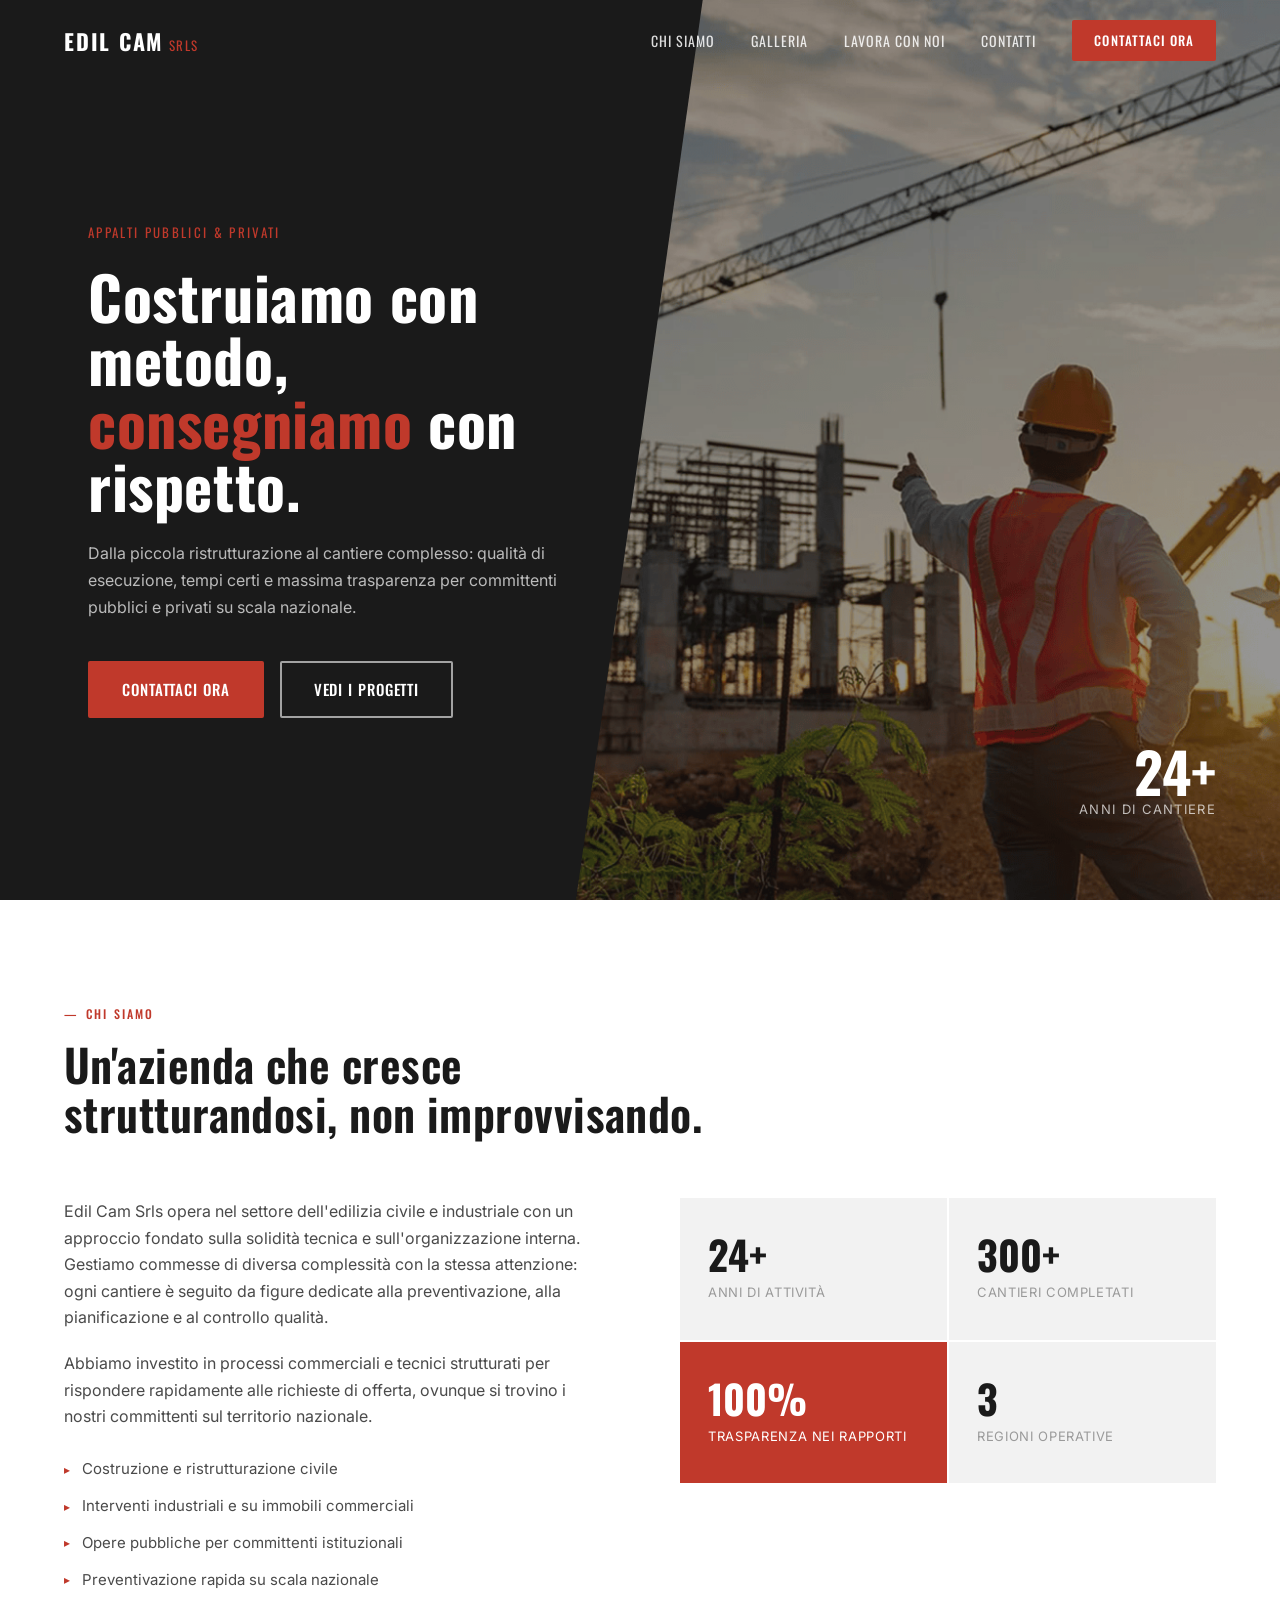
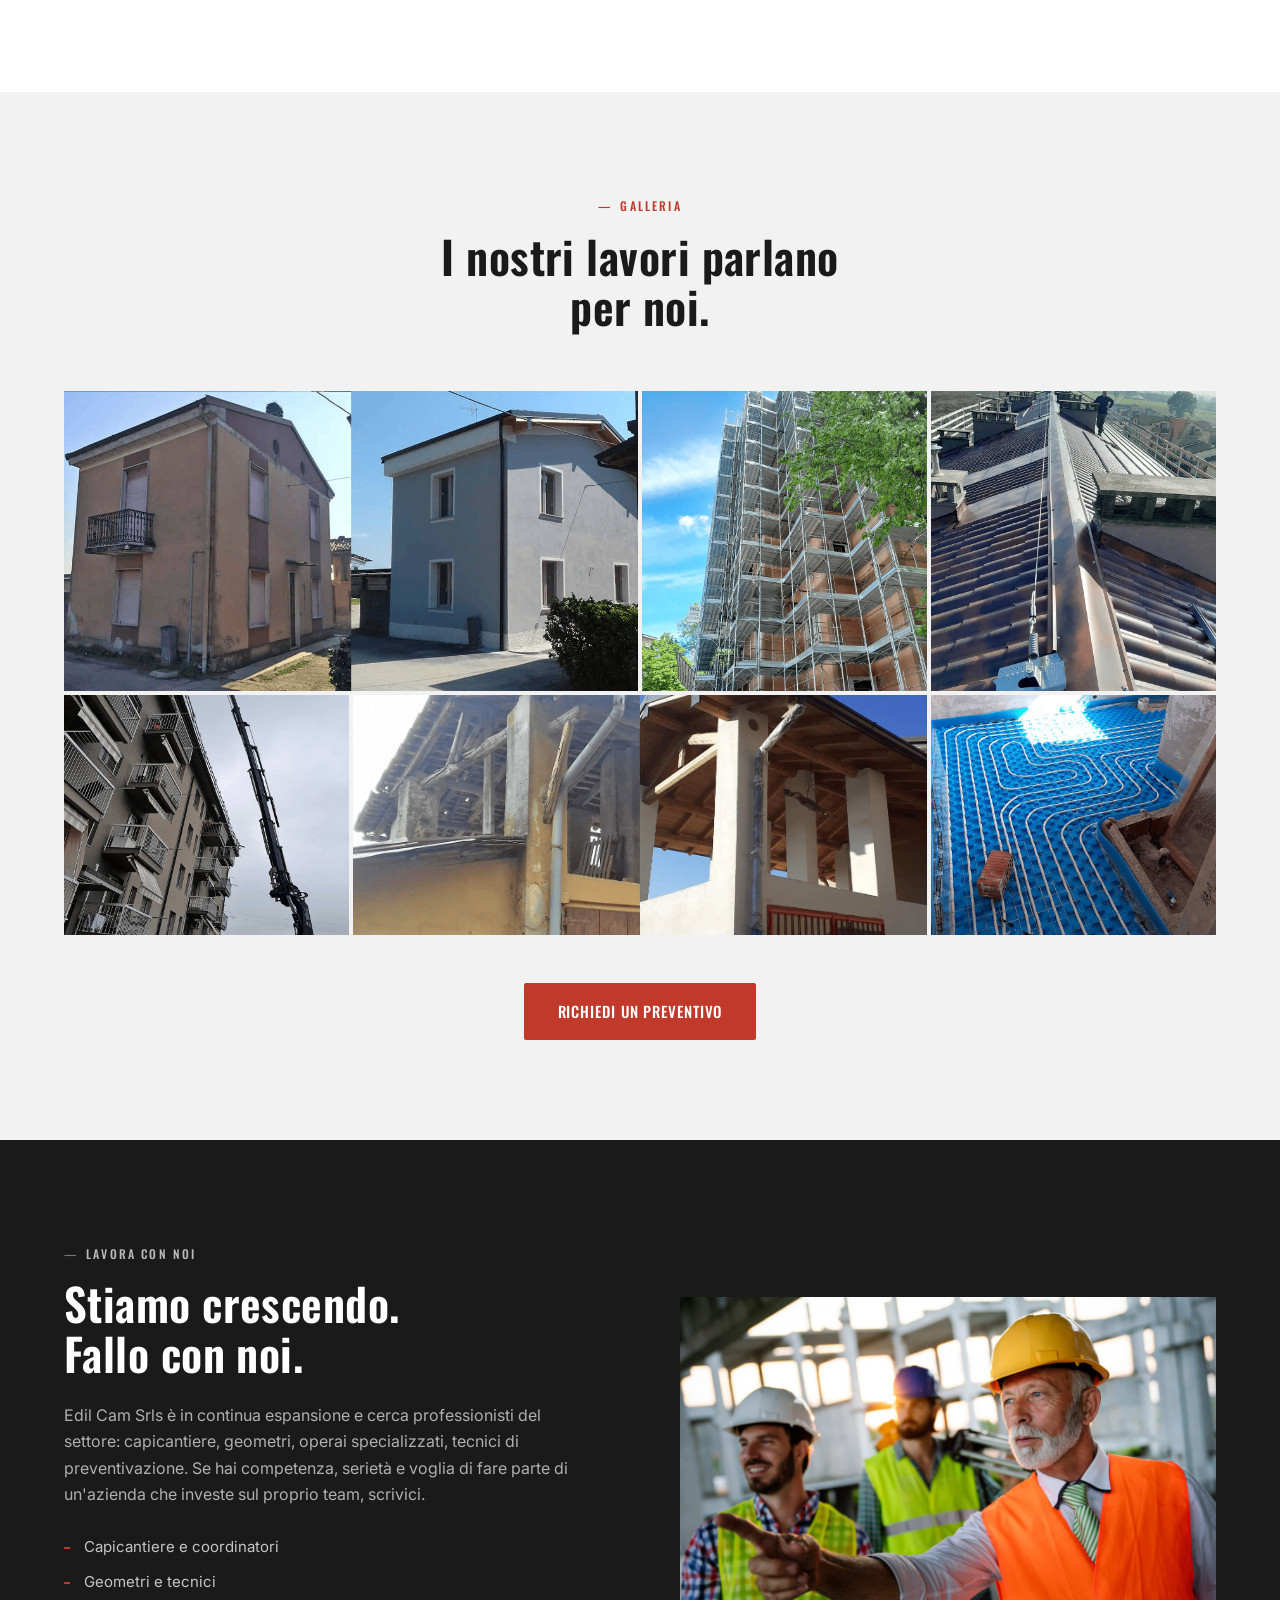
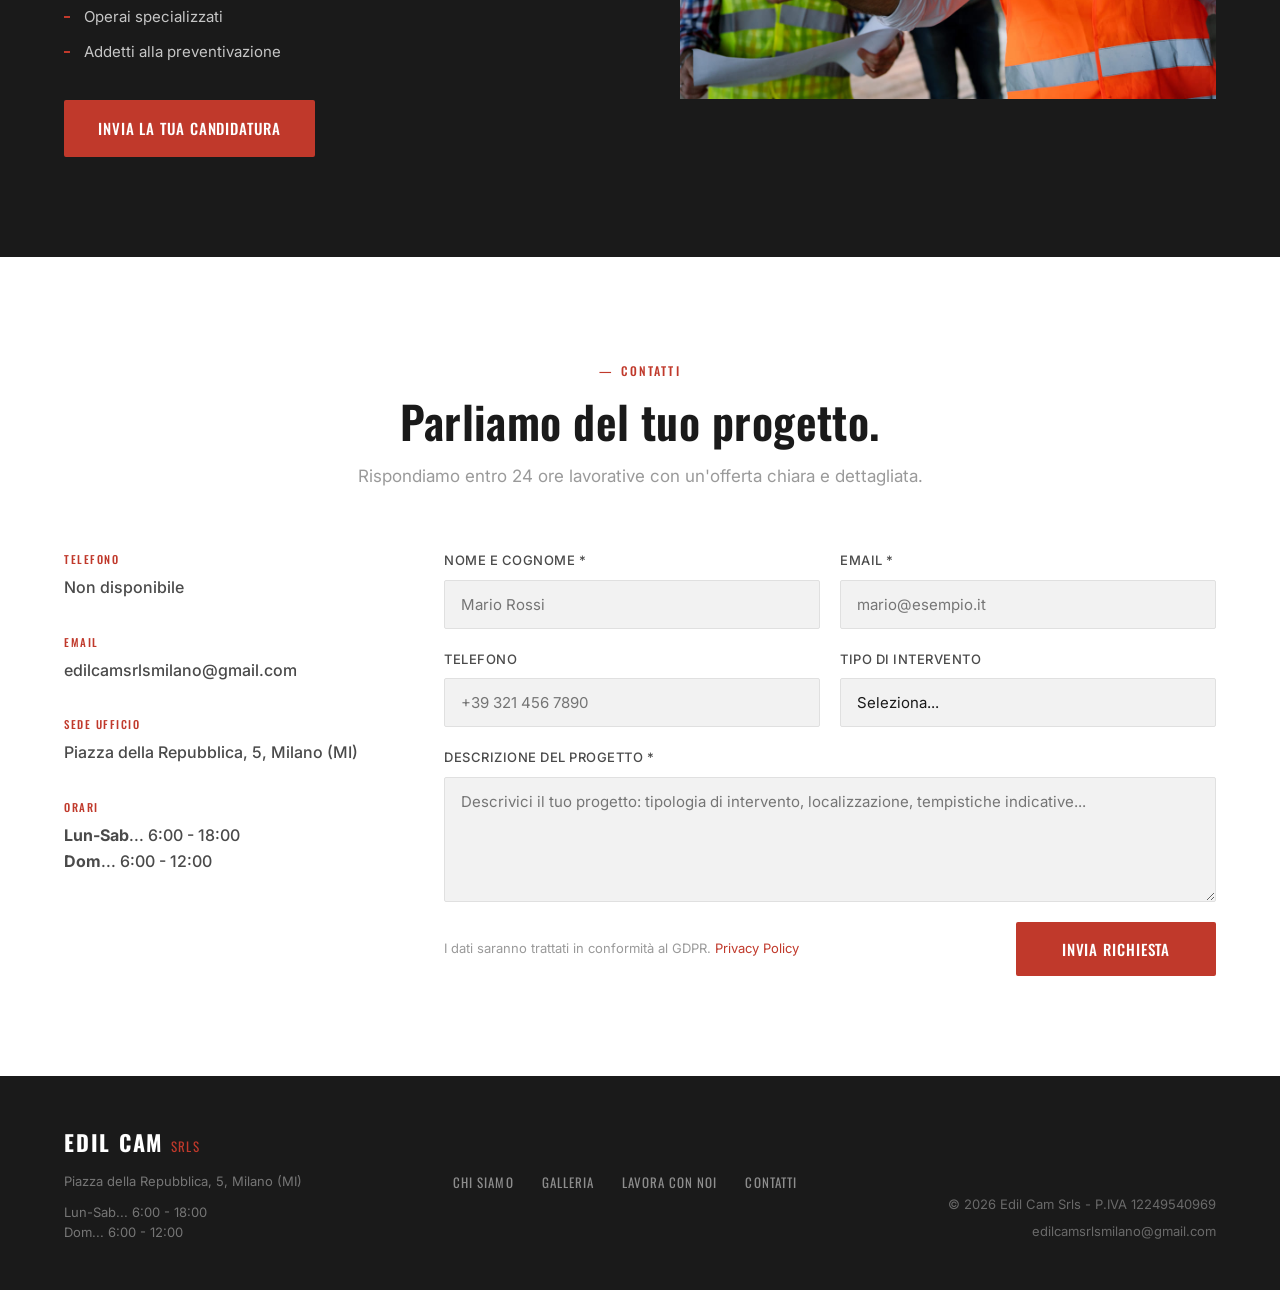
<file: index.html>
<!DOCTYPE html>
<html lang="it">
<head>
  <meta charset="UTF-8" />
  <meta name="viewport" content="width=device-width, initial-scale=1.0" />
  <link rel="icon" type="image/x-icon" href="img/favicon.ico">
  <title>Edil Cam Srls - Appalti pubblici e privati</title>
  <link rel="preconnect" href="https://fonts.googleapis.com" />
  <link rel="preconnect" href="https://fonts.gstatic.com" crossorigin />
  <link href="https://fonts.googleapis.com/css2?family=Oswald:wght@400;500;600;700&family=Inter:wght@300;400;500;600&display=swap" rel="stylesheet" />
  <link rel="stylesheet" href="styles.css" />
  <link rel="stylesheet" href="index.css" />
</head>
<body>

  <!-- NAVBAR -->
  <header class="navbar" id="navbar">
    <div class="nav-container">
      <a href="#home" class="nav-logo">
        <span class="logo-main">EDIL CAM</span>
        <span class="logo-sub">SRLS</span>
      </a>
      <nav class="nav-links" id="navLinks">
        <a href="#chi-siamo" class="nav-link">Chi Siamo</a>
        <a href="#galleria" class="nav-link">Galleria</a>
        <a href="#lavora" class="nav-link">Lavora con Noi</a>
        <a href="#contatti" class="nav-link">Contatti</a>
        <a href="#contatti" class="nav-cta">Contattaci Ora</a>
      </nav>
      <button class="hamburger" id="hamburger" aria-label="Apri menu" aria-expanded="false">
        <span></span><span></span><span></span>
      </button>
    </div>
  </header>

  <!-- HERO -->
  <section class="hero" id="home">
    <div class="hero-diagonal"></div>

    <div class="hero-carousel">
      <div class="hero-carousel-track" id="heroCarouselTrack">
        <img src="img/hero1.png" alt="" class="hero-carousel-slide" />
        <img src="img/hero2.png" alt="" class="hero-carousel-slide" />
        <img src="img/hero3.png" alt="" class="hero-carousel-slide" />
      </div>
    </div>

    <div class="hero-content">
      <p class="hero-eyebrow">Appalti Pubblici &amp; Privati</p>
      <h1 class="hero-title">Costruiamo con<br> metodo,<br><em>consegniamo</em> con<br>rispetto.</h1>
      <p class="hero-body">Dalla piccola ristrutturazione al cantiere complesso: qualità di esecuzione, tempi certi e massima trasparenza per committenti pubblici e privati su scala nazionale.</p>
      <div class="hero-actions">
        <a href="#contatti" class="btn btn-primary">Contattaci Ora</a>
        <a href="#galleria" class="btn btn-outline">Vedi i Progetti</a>
      </div>
    </div>
    <div class="hero-badge">
      <span class="badge-number">24+</span>
      <span class="badge-label">Anni di cantiere</span>
    </div>
  </section>

  <!-- CHI SIAMO -->
  <section class="section chi-siamo" id="chi-siamo">
    <div class="container">
      <div class="section-header">
        <span class="section-tag">Chi Siamo</span>
        <h2 class="section-title">Un'azienda che cresce<br />strutturandosi, non improvvisando.</h2>
      </div>
      <div class="chi-grid">
        <div class="chi-text">
          <p>Edil Cam Srls opera nel settore dell'edilizia civile e industriale con un approccio fondato sulla solidità tecnica e sull'organizzazione interna. Gestiamo commesse di diversa complessità con la stessa attenzione: ogni cantiere è seguito da figure dedicate alla preventivazione, alla pianificazione e al controllo qualità.</p>
          <p>Abbiamo investito in processi commerciali e tecnici strutturati per rispondere rapidamente alle richieste di offerta, ovunque si trovino i nostri committenti sul territorio nazionale.</p>
          <ul class="chi-list">
            <li><span class="list-icon">▸</span> Costruzione e ristrutturazione civile</li>
            <li><span class="list-icon">▸</span> Interventi industriali e su immobili commerciali</li>
            <li><span class="list-icon">▸</span> Opere pubbliche per committenti istituzionali</li>
            <li><span class="list-icon">▸</span> Preventivazione rapida su scala nazionale</li>
          </ul>
        </div>
        <div class="chi-stats">
          <div class="stat-card">
            <span class="stat-num">24+</span>
            <span class="stat-desc">Anni di attività</span>
          </div>
          <div class="stat-card">
            <span class="stat-num">300+</span>
            <span class="stat-desc">Cantieri completati</span>
          </div>
          <div class="stat-card stat-card--accent">
            <span class="stat-num">100%</span>
            <span class="stat-desc">Trasparenza nei rapporti</span>
          </div>
          <div class="stat-card">
            <span class="stat-num">3</span>
            <span class="stat-desc">Regioni operative</span>
          </div>
        </div>
      </div>
    </div>
  </section>

  <!-- GALLERIA -->
  <section class="section galleria" id="galleria">
    <div class="container">
      <div class="section-header section-header--centered">
        <span class="section-tag">Galleria</span>
        <h2 class="section-title">I nostri lavori parlano<br />per noi.</h2>
      </div>
      <div class="gallery-grid">
        <div class="gallery-item gallery-item--span2" data-label="Ristrutturazione Civile">
          <img src="img/gal1.png" alt="Ristrutturazione Civile" />
          <div class="gallery-overlay"><span>Ristrutturazione Civile</span></div>
        </div>
        <div class="gallery-item" data-label="Cantiere Industriale">
          <img src="img/gal2.png" alt="Cantiere Industriale" />
          <div class="gallery-overlay"><span>Cantiere Industriale</span></div>
        </div>
        <div class="gallery-item" data-label="Opera Pubblica">
          <img src="img/gal3.png" alt="Opera Pubblica" />
          <div class="gallery-overlay"><span>Opera Pubblica</span></div>
        </div>
        <div class="gallery-item" data-label="Nuova Costruzione">
          <img src="img/gal4.png" alt="Nuova Costruzione" />
          <div class="gallery-overlay"><span>Nuova Costruzione</span></div>
        </div>
        <div class="gallery-item gallery-item--span2" data-label="Ristrutturazione Commerciale">
          <img src="img/gal5.png" alt="Ristrutturazione Commerciale" />
          <div class="gallery-overlay"><span>Ristrutturazione Commerciale</span></div>
        </div>
        <div class="gallery-item" data-label="Finitura Interna">
          <img src="img/gal6.png" alt="Finitura Interna" />
          <div class="gallery-overlay"><span>Finitura Interna</span></div>
        </div>
      </div>
      <div class="gallery-cta">
        <a href="#contatti" class="btn btn-primary">Richiedi un Preventivo</a>
      </div>
    </div>
  </section>

  <!-- LAVORA CON NOI -->
  <section class="section lavora" id="lavora">
    <div class="container">
      <div class="lavora-inner">
        <div class="lavora-text">
          <span class="section-tag section-tag--light">Lavora con Noi</span>
          <h2 class="section-title section-title--light">Stiamo crescendo.<br />Fallo con noi.</h2>
          <p>Edil Cam Srls è in continua espansione e cerca professionisti del settore: capicantiere, geometri, operai specializzati, tecnici di preventivazione. Se hai competenza, serietà e voglia di fare parte di un'azienda che investe sul proprio team, scrivici.</p>
          <ul class="lavora-list">
            <li>Capicantiere e coordinatori</li>
            <li>Geometri e tecnici</li>
            <li>Operai specializzati</li>
            <li>Addetti alla preventivazione</li>
          </ul>
          <a href="lavora-con-noi" class="btn btn-primary">Invia la tua Candidatura</a>
        </div>
        <div class="lavora-visual">
          <div class="lavora-carousel">
            <div class="carousel-track" id="carouselTrack">
              <img src="img/join1.png" alt="Team al lavoro" class="carousel-slide" />
              <img src="img/join2.png" alt="Cantiere" class="carousel-slide" />
              <img src="img/join3.png" alt="Squadra" class="carousel-slide" />
            </div>
          </div>
        </div>
      </div>
    </div>
  </section>

  <!-- CONTATTI -->
  <section class="section contatti" id="contatti">
    <div class="container">
      <div class="section-header section-header--centered">
        <span class="section-tag">Contatti</span>
        <h2 class="section-title">Parliamo del tuo progetto.</h2>
        <p class="section-sub">Rispondiamo entro 24 ore lavorative con un'offerta chiara e dettagliata.</p>
      </div>
      <div class="contatti-grid">
        <div class="contatti-info">
          <div class="info-block">
            <span class="info-label">Telefono</span>
            <span class="info-value">Non disponibile</span>
          </div>
          <div class="info-block">
            <span class="info-label">Email</span>
            <a href="mailto:edilcamsrlsmilano@gmail.com" class="info-value">edilcamsrlsmilano@gmail.com</a>
          </div>
          <div class="info-block">
            <span class="info-label">Sede Ufficio</span>
            <span class="info-value">Piazza della Repubblica, 5, Milano (MI)</span>
          </div>
          <div class="info-block">
            <span class="info-label">Orari</span>
            <span class="info-value"><span style="font-weight:bold;">Lun-Sab</span>... 6:00 - 18:00</span><br>
            <span class="info-value"><span style="font-weight:bold;">Dom</span>... 6:00 - 12:00</span>
          </div>
        </div>

        <!-- FORM WRAPPER: contiene sia il form che il messaggio di successo -->
        <div class="form-wrapper" id="formWrapper">
          <form class="contatti-form" id="contactForm" novalidate>
            <div class="form-row">
              <div class="form-group">
                <label for="nome">Nome e Cognome *</label>
                <input type="text" id="nome" name="nome" placeholder="Mario Rossi" required />
              </div>
              <div class="form-group">
                <label for="email">Email *</label>
                <input type="email" id="email" name="email" placeholder="mario@esempio.it" required />
              </div>
            </div>
            <div class="form-row">
              <div class="form-group">
                <label for="telefono">Telefono</label>
                <input type="tel" id="telefono" name="telefono" placeholder="+39 321 456 7890" />
              </div>
              <div class="form-group">
                <label for="tipo">Tipo di Intervento</label>
                <select id="tipo" name="tipo">
                  <option value="">Seleziona...</option>
                  <option>Ristrutturazione civile</option>
                  <option>Nuova costruzione</option>
                  <option>Intervento industriale</option>
                  <option>Opera pubblica</option>
                  <option>Altro</option>
                </select>
              </div>
            </div>
            <div class="form-group form-group--full">
              <label for="messaggio">Descrizione del Progetto *</label>
              <textarea id="messaggio" name="messaggio" rows="5" placeholder="Descrivici il tuo progetto: tipologia di intervento, localizzazione, tempistiche indicative..." required></textarea>
            </div>
            <div class="form-footer">
              <p class="form-privacy">I dati saranno trattati in conformità al GDPR. <a href="#">Privacy Policy</a></p>
              <button type="submit" class="btn btn-primary btn-submit" id="submitBtn">Invia Richiesta</button>
            </div>
          </form>

          <!-- SUCCESSO: fratello del form, non figlio -->
          <div class="form-success" id="formSuccess">
            <div class="success-check">
              <svg viewBox="0 0 24 24" fill="none" xmlns="http://www.w3.org/2000/svg">
                <polyline points="4,13 9,18 20,7" stroke="#fff" stroke-width="2.5" stroke-linecap="round" stroke-linejoin="round"/>
              </svg>
            </div>
            <p>La tua richiesta è stata inviata.<br>Ti risponderemo entro 24 ore lavorative.</p>
          </div>
        </div>

      </div>
    </div>
  </section>

  <!-- FOOTER -->
  <footer class="footer">
    <div class="container footer-inner">
      <div class="footer-brand">
        <span class="logo-main">EDIL CAM <span class="logo-sub">SRLS</span></span>
        <p>Piazza della Repubblica, 5, Milano (MI)</p>
        <p>Lun-Sab... 6:00 - 18:00<br>Dom... 6:00 - 12:00</p>
      </div>
      <nav class="footer-nav">
        <a href="#chi-siamo">Chi Siamo</a>
        <a href="#galleria">Galleria</a>
        <a href="#lavora">Lavora con Noi</a>
        <a href="#contatti">Contatti</a>
      </nav>
      <div class="footer-legal">
        <p>© 2026 Edil Cam Srls - P.IVA 12249540969</p>
        <p><a href="mailto:edilcamsrlsmilano@gmail.com">edilcamsrlsmilano@gmail.com</a></p>
      </div>
    </div>
  </footer>

  <script>
  (function () {
    'use strict';

    /* ================================================
       NAVBAR – scroll + hamburger
    ================================================ */
    var navbar    = document.getElementById('navbar');
    var hamburger = document.getElementById('hamburger');
    var navLinks  = document.getElementById('navLinks');

    function updateNavbar() {
      navbar.classList.toggle('scrolled', window.scrollY > 60);
    }
    window.addEventListener('scroll', updateNavbar, { passive: true });
    updateNavbar();

    hamburger.addEventListener('click', function () {
      var isOpen = navLinks.classList.toggle('open');
      hamburger.classList.toggle('open', isOpen);
      hamburger.setAttribute('aria-expanded', String(isOpen));
      document.body.style.overflow = isOpen ? 'hidden' : '';
    });

    navLinks.querySelectorAll('a').forEach(function (link) {
      link.addEventListener('click', function () {
        navLinks.classList.remove('open');
        hamburger.classList.remove('open');
        hamburger.setAttribute('aria-expanded', 'false');
        document.body.style.overflow = '';
      });
    });

    /* ================================================
       SMOOTH SCROLL
    ================================================ */
    document.querySelectorAll('a[href^="#"]').forEach(function (anchor) {
      anchor.addEventListener('click', function (e) {
        var targetId = this.getAttribute('href');
        if (targetId === '#') return;
        var target = document.querySelector(targetId);
        if (!target) return;
        e.preventDefault();
        var offset = navbar.offsetHeight + 16;
        var top = target.getBoundingClientRect().top + window.scrollY - offset;
        window.scrollTo({ top: top, behavior: 'smooth' });
      });
    });

    /* ================================================
       SCROLL-IN ANIMATIONS
    ================================================ */
    if ('IntersectionObserver' in window) {
      var style = document.createElement('style');
      style.textContent = [
        '.anim { opacity:0; transform:translateY(28px); transition:opacity .55s ease, transform .55s ease; }',
        '.anim.in { opacity:1; transform:translateY(0); }',
        '.stat-card.anim { transition-delay:calc(var(--ci,0) * .08s); }',
        '.gallery-item.anim { transition-delay:calc(var(--ii,0) * .07s); }'
      ].join('');
      document.head.appendChild(style);

      document.querySelectorAll('.stat-card').forEach(function (el, i) {
        el.style.setProperty('--ci', i);
      });
      document.querySelectorAll('.gallery-item').forEach(function (el, i) {
        el.style.setProperty('--ii', i);
      });

      var targets = document.querySelectorAll(
        '.chi-grid, .stat-card, .gallery-item, .lavora-inner, .contatti-grid, .section-header'
      );
      targets.forEach(function (el) { el.classList.add('anim'); });

      var observer = new IntersectionObserver(function (entries) {
        entries.forEach(function (entry) {
          if (entry.isIntersecting) {
            entry.target.classList.add('in');
            observer.unobserve(entry.target);
          }
        });
      }, { threshold: 0.12, rootMargin: '0px 0px -40px 0px' });

      targets.forEach(function (el) { observer.observe(el); });
    }

    /* ================================================
       CAROUSEL – Lavora con Noi
    ================================================ */
    (function () {
      var track  = document.getElementById('carouselTrack');
      if (!track) return;
      var slides = track.querySelectorAll('.carousel-slide');
      var total  = slides.length;
      var current = 0;
      function goTo(n) {
        current = (n + total) % total;
        track.style.transform = 'translateX(-' + current * 100 + '%)';
      }
      setInterval(function () { goTo(current + 1); }, 8000);
    })();

    /* ================================================
       CAROUSEL – Hero
    ================================================ */
    (function () {
      var track  = document.getElementById('heroCarouselTrack');
      if (!track) return;
      var slides = track.querySelectorAll('.hero-carousel-slide');
      var total  = slides.length;
      var current = 0;
      function goTo(n) {
        current = (n + total) % total;
        track.style.transform = 'translateX(-' + current * 100 + '%)';
      }
      setInterval(function () { goTo(current + 1); }, 8000);
    })();

    /* ================================================
       CONTACT FORM
    ================================================ */
    var form       = document.getElementById('contactForm');
    var formSuccess = document.getElementById('formSuccess');
    var submitBtn  = document.getElementById('submitBtn');

    if (!form || !formSuccess || !submitBtn) return;

    /* --- helpers --- */
    function getField(id) { return form.querySelector('#' + id); }

    function setError(field, msg) {
      field.style.borderColor = '#C0392B';
      var hint = field.parentNode.querySelector('.field-error');
      if (!hint) {
        hint = document.createElement('span');
        hint.className = 'field-error';
        hint.style.cssText = 'display:block;font-size:12px;color:#C0392B;margin-top:4px;';
        field.parentNode.appendChild(hint);
      }
      hint.textContent = msg;
    }

    function clearError(field) {
      field.style.borderColor = '';
      var hint = field.parentNode.querySelector('.field-error');
      if (hint) hint.remove();
    }

    /* Clear error on user input */
    form.querySelectorAll('input, select, textarea').forEach(function (field) {
      field.addEventListener('input', function () { clearError(this); });
    });

    /* --- validation --- */
    function validate() {
      var ok = true;

      /* required fields */
      form.querySelectorAll('[required]').forEach(function (field) {
        clearError(field);
        if (!field.value.trim()) {
          setError(field, 'Campo obbligatorio.');
          ok = false;
        }
      });

      if (!ok) return false;

      /* email format */
      var emailField = getField('email');
      var emailVal   = emailField.value.trim();
      if (!/^[^\s@]+@[^\s@]+\.[^\s@]{2,}$/.test(emailVal)) {
        setError(emailField, 'Formato email non valido.');
        ok = false;
      }

      /* phone: optional, 8–15 digits */
      var telField = getField('telefono');
      var telVal   = telField.value.trim();
      if (telVal) {
        var digits = telVal.replace(/[\s\-\+\(\)]/g, '');
        if (digits.length < 8 || digits.length > 15) {
          setError(telField, 'Il numero deve contenere tra 8 e 15 cifre.');
          ok = false;
        }
      }

      return ok;
    }

    /* --- submit --- */
    form.addEventListener('submit', function (e) {
      e.preventDefault();

      if (!validate()) return;

      /* Disabilita pulsante e mostra stato invio */
      submitBtn.textContent = 'Invio in corso...';
      submitBtn.disabled = true;

      /* Simula chiamata al server (900ms) poi mostra successo */
      setTimeout(function () {
        /* Nascondi il form con fade */
        form.style.transition = 'opacity .3s ease';
        form.style.opacity = '0';

        setTimeout(function () {
          /* Collassa il form senza display:none così il DOM resta integro */
          form.style.visibility = 'hidden';
          form.style.position   = 'absolute';
          form.style.height     = '0';
          form.style.overflow   = 'hidden';

          /* Mostra il pannello di successo */
          formSuccess.classList.add('visible');
        }, 300);
      }, 900);
    });

    /* ================================================
       GALLERY – accessibilità tastiera
    ================================================ */
    document.querySelectorAll('.gallery-item').forEach(function (item) {
      item.setAttribute('tabindex', '0');
      item.addEventListener('keydown', function (e) {
        if (e.key === 'Enter' || e.key === ' ') {
          e.preventDefault();
          console.log('Gallery item selected:', item.getAttribute('data-label'));
        }
      });
    });

  })();
  </script>
</body>
</html>
</file>
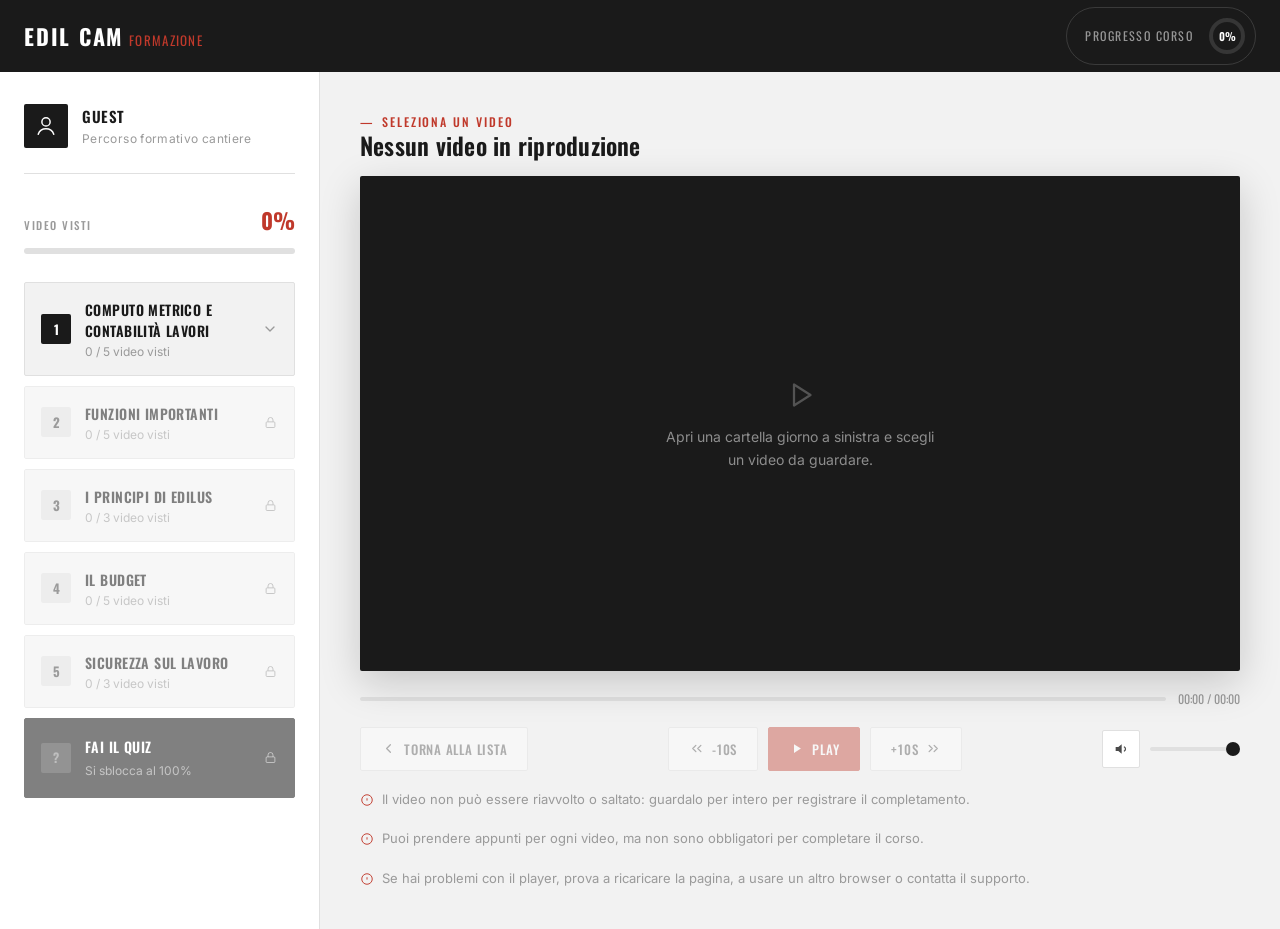
<file: dashboard.html>
<!DOCTYPE html>
<html lang="it">
<head>
  <meta charset="UTF-8" />
  <meta name="viewport" content="width=device-width, initial-scale=1.0" />
  <link rel="icon" type="image/x-icon" href="img/favicon.ico">
  <title>Edil Cam Academy</title>
  <link rel="preconnect" href="https://fonts.googleapis.com" />
  <link rel="preconnect" href="https://fonts.gstatic.com" crossorigin />
  <link href="https://fonts.googleapis.com/css2?family=Oswald:wght@400;500;600;700&family=Inter:wght@300;400;500;600&display=swap" rel="stylesheet" />
  <link rel="stylesheet" href="styles.css" />
  <link rel="stylesheet" href="dashboard.css" />
</head>
<body>

  <!-- NAVBAR -->
  <header class="dash-navbar">
    <a href="index" class="nav-logo">
      <span class="logo-main" style="color:var(--white);">EDIL CAM</span>
      <span class="logo-sub">FORMAZIONE</span>
    </a>
    <div class="dash-progress-pill">
      <span class="pct-label">Progresso corso</span>
      <div class="dash-progress-ring">
        <svg viewBox="0 0 40 40">
          <circle class="ring-bg" cx="20" cy="20" r="16"></circle>
          <circle class="ring-fg" id="ringFg" cx="20" cy="20" r="16" stroke-dasharray="100.5" stroke-dashoffset="100.5"></circle>
        </svg>
        <span class="ring-num" id="ringNum">0%</span>
      </div>
    </div>
  </header>

  <div class="dash-body">

    <!-- SIDEBAR -->
    <aside class="dash-sidebar">

      <div class="dash-guest">
        <div class="guest-avatar">
          <svg viewBox="0 0 24 24" fill="none"><path d="M12 12a4.5 4.5 0 1 0 0-9 4.5 4.5 0 0 0 0 9Z" stroke="currentColor" stroke-width="1.6"/><path d="M3.5 21c1.4-4 4.8-6 8.5-6s7.1 2 8.5 6" stroke="currentColor" stroke-width="1.6" stroke-linecap="round"/></svg>
        </div>
        <div>
          <div class="guest-name">Guest</div>
          <div class="guest-role">Percorso formativo cantiere</div>
        </div>
      </div>

      <div class="dash-overall">
        <div class="dash-overall-top">
          <span class="dash-overall-label">Video visti</span>
          <span class="dash-overall-pct" id="overallPct">0%</span>
        </div>
        <div class="overall-bar"><div class="overall-bar-fill" id="overallBarFill"></div></div>
      </div>

      <div class="dash-days" id="dashDays">
        <!-- Le cartelle giorno 1-5 e quiz vengono generate via JS -->
      </div>

    </aside>

    <!-- MAIN: PLAYER -->
    <main class="dash-main">

      <!-- Stato player video -->
      <div class="player-card" id="playerCard">
        <div class="player-header">
          <div>
            <p class="player-eyebrow" id="playerEyebrow">Seleziona un video</p>
            <h1 class="player-title" id="playerTitle">Nessun video in riproduzione</h1>
          </div>
          <span class="player-counter" id="playerCounter"></span>
        </div>

        <div class="player-frame-wrap" id="playerFrameWrap">
          <div class="player-empty" id="playerEmpty">
            <svg viewBox="0 0 24 24" fill="none"><path d="M8 5v14l11-7L8 5Z" stroke="currentColor" stroke-width="1.5" stroke-linejoin="round"/></svg>
            <p>Apri una cartella giorno a sinistra e scegli un video da guardare.</p>
          </div>
          <div id="ytPlayer" style="position:absolute;inset:0;display:none;"></div>
          <div class="player-shield" id="playerShield"></div>
          <div class="player-error" id="playerError">
            <svg viewBox="0 0 24 24" fill="none"><path d="M12 9v4m0 4h.01M21 12a9 9 0 1 1-18 0 9 9 0 0 1 18 0Z" stroke="currentColor" stroke-width="1.6"/></svg>
            <p>Il video non si è caricato correttamente. Riprova oppure scegli un altro video dalla lista.</p>
            <button class="ctrl-btn" id="btnRetryVideo" type="button">Riprova</button>
          </div>
        </div>

        <div class="player-progress-row">
          <div class="mini-bar"><div class="mini-bar-fill" id="miniBarFill"></div></div>
          <span class="mini-time" id="miniTime">00:00 / 00:00</span>
        </div>

        <div class="player-controls">
          <div class="ctrl-group">
            <button class="ctrl-btn" id="btnBack" disabled>
              <svg viewBox="0 0 24 24" fill="none"><path d="M15 18l-6-6 6-6" stroke="currentColor" stroke-width="2" stroke-linecap="round" stroke-linejoin="round"/></svg>
              Torna alla lista
            </button>
          </div>
          <div class="ctrl-group">
            <button class="ctrl-btn" id="btnRewind" disabled>
              <svg viewBox="0 0 24 24" fill="none"><path d="M11 17l-5-5 5-5M19 17l-5-5 5-5" stroke="currentColor" stroke-width="2" stroke-linecap="round" stroke-linejoin="round"/></svg>
              -10s
            </button>
            <button class="ctrl-btn ctrl-btn--primary" id="btnPlayPause" disabled>
              <svg id="iconPlay" viewBox="0 0 24 24" fill="none"><path d="M8 5v14l11-7L8 5Z" fill="currentColor"/></svg>
              <svg id="iconPause" viewBox="0 0 24 24" fill="none" style="display:none;"><path d="M7 5h3v14H7zM14 5h3v14h-3z" fill="currentColor"/></svg>
              <span id="playPauseLabel">Play</span>
            </button>
            <button class="ctrl-btn" id="btnForward" disabled title="Non disponibile: il video non può essere saltato avanti">
              +10s
              <svg viewBox="0 0 24 24" fill="none"><path d="M13 17l5-5-5-5M5 17l5-5-5-5" stroke="currentColor" stroke-width="2" stroke-linecap="round" stroke-linejoin="round"/></svg>
            </button>
          </div>
          <div class="ctrl-group volume-group">
            <button class="volume-btn" id="btnMute" type="button" disabled aria-label="Attiva/disattiva audio">
              <svg id="iconVolOn" viewBox="0 0 24 24" fill="none"><path d="M4 9v6h4l5 4V5L8 9H4Z" fill="currentColor"/><path d="M17 9a3.5 3.5 0 0 1 0 6" stroke="currentColor" stroke-width="1.8" stroke-linecap="round"/></svg>
              <svg id="iconVolOff" viewBox="0 0 24 24" fill="none" style="display:none;"><path d="M4 9v6h4l5 4V5L8 9H4Z" fill="currentColor"/><path d="M16 9l5 6M21 9l-5 6" stroke="currentColor" stroke-width="1.8" stroke-linecap="round"/></svg>
            </button>
            <input type="range" class="volume-slider" id="volumeSlider" min="0" max="100" value="100" disabled aria-label="Volume">
          </div>
        </div>

        <p class="player-note">
          <svg viewBox="0 0 24 24" fill="none"><path d="M12 9v4m0 4h.01M21 12a9 9 0 1 1-18 0 9 9 0 0 1 18 0Z" stroke="currentColor" stroke-width="1.6"/></svg>
          Il video non può essere riavvolto o saltato: guardalo per intero per registrare il completamento.
        </p>
        <p class="player-note">
          <svg viewBox="0 0 24 24" fill="none"><path d="M12 9v4m0 4h.01M21 12a9 9 0 1 1-18 0 9 9 0 0 1 18 0Z" stroke="currentColor" stroke-width="1.6"/></svg>
          Puoi prendere appunti per ogni video, ma non sono obbligatori per completare il corso.
        </p>
        <p class="player-note">
          <svg viewBox="0 0 24 24" fill="none"><path d="M12 9v4m0 4h.01M21 12a9 9 0 1 1-18 0 9 9 0 0 1 18 0Z" stroke="currentColor" stroke-width="1.6"/></svg>
          Se hai problemi con il player, prova a ricaricare la pagina, a usare un altro browser o contatta il supporto.
        </p>
        
      </div>

      <!-- Stato quiz pronto (mostrato al 100%, sostituisce il player) -->
      <div class="quiz-ready" id="quizReady" style="display:none;">
        <div class="quiz-ready-icon">
          <svg viewBox="0 0 24 24" fill="none"><path d="M9 11l3 3 8-8M21 12v6a2 2 0 0 1-2 2H5a2 2 0 0 1-2-2V6a2 2 0 0 1 2-2h11" stroke="currentColor" stroke-width="2" stroke-linecap="round" stroke-linejoin="round"/></svg>
        </div>
        <h2>Hai completato tutti i video</h2>
        <p>Ottimo lavoro. Ora puoi passare al quiz finale per verificare quanto hai imparato.</p>
        <a href="quiz" class="btn btn-primary">Fai il Quiz</a>
      </div>

    </main>
  </div>

  <!-- TOAST COMPLETAMENTO VIDEO -->
  <div class="video-toast" id="videoToast">
    <div class="toast-check">
      <svg viewBox="0 0 24 24" fill="none"><path d="M5 13l4 4L19 7" stroke="white" stroke-width="2.5" stroke-linecap="round" stroke-linejoin="round"/></svg>
    </div>
    <div>
      <div class="video-toast-title">Video completato</div>
      <div class="video-toast-sub" id="videoToastSub">Progresso aggiornato</div>
    </div>
  </div>

  <!-- YouTube IFrame API -->
  <script src="https://www.youtube.com/iframe_api"></script>

  <script src="dashboard.js"></script>
</body>
</html>
</file>
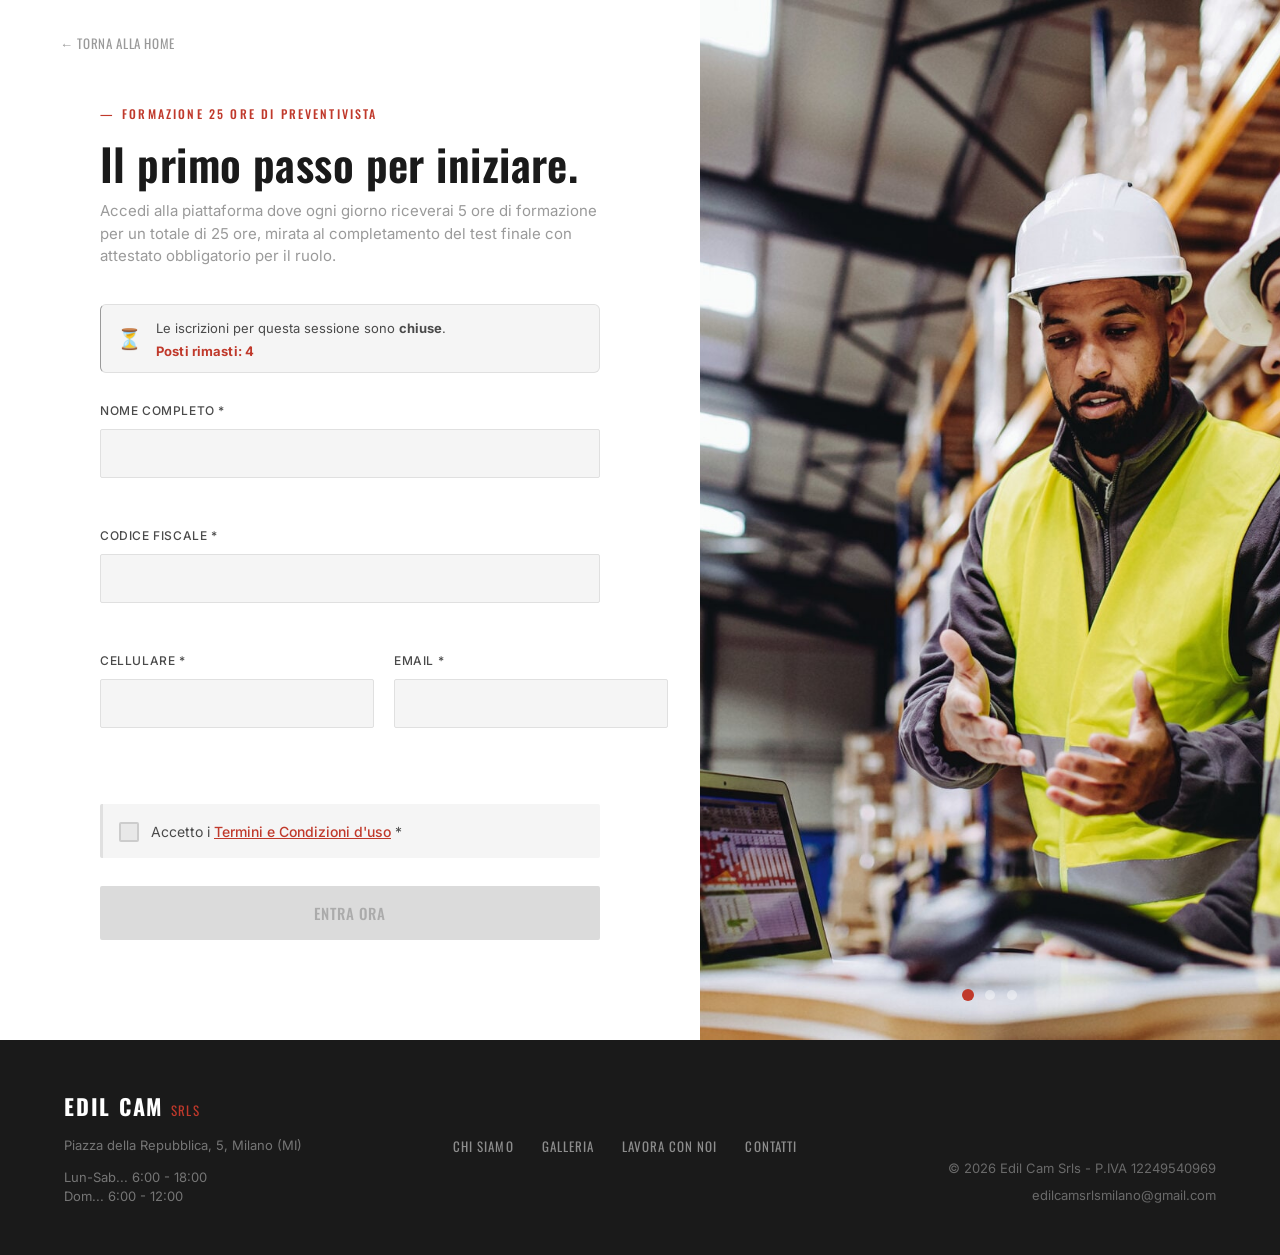
<file: formazione.html>
<!DOCTYPE html>
<html lang="it">
<head>
  <meta charset="UTF-8" />
  <meta name="viewport" content="width=device-width, initial-scale=1.0" />
  <link rel="icon" type="image/x-icon" href="img/favicon.ico">
  <title>Edil Cam Academy</title>
  <link rel="preconnect" href="https://fonts.googleapis.com" />
  <link rel="preconnect" href="https://fonts.gstatic.com" crossorigin />
  <link href="https://fonts.googleapis.com/css2?family=Oswald:wght@400;500;600;700&family=Inter:wght@300;400;500;600&display=swap" rel="stylesheet" />
  <link rel="stylesheet" href="styles.css" />
  <style>
    /* =============================================
       RESET & BASE
       ============================================= */
    *, *::before, *::after {
      box-sizing: border-box;
      margin: 0;
      padding: 0;
    }

    :root {
      --white:      #FFFFFF;
      --grey-light: #F5F5F5;
      --grey-mid:   #E0E0E0;
      --grey:       #9A9A9A;
      --grey-dark:  #4A4A4A;
      --black:      #1A1A1A;
      --red:        #C0392B;
      --red-dark:   #962D22;
      --font-display: 'Oswald', sans-serif;
      --font-body:    'Inter', sans-serif;
      --radius:     2px;
      --transition: 0.25s ease;
    }

    html {
      scroll-behavior: smooth;
    }

    body {
      font-family: var(--font-body);
      font-size: 16px;
      line-height: 1.65;
      color: var(--grey-dark);
      background: var(--white);
      min-height: 100vh;
      margin: 0;
      padding: 0;
    }

    img {
      display: block;
      max-width: 100%;
    }

    a {
      text-decoration: none;
      color: inherit;
    }

    /* =============================================
       LAYOUT PRINCIPALE
       ============================================= */
    .formazione-wrapper {
      display: flex;
      min-height: 100vh;
      width: 100%;
      background: var(--white);
    }

    /* --- COLONNA SINISTRA (FORM) --- */
    .formazione-left {
      flex: 1;
      background: var(--white);
      padding: 100px 60px;
      display: flex;
      flex-direction: column;
      justify-content: center;
      position: relative;
    }

    .formazione-header-back {
      position: absolute;
      top: 30px;
      left: 60px;
    }

    .back-link {
      font-family: var(--font-display);
      font-size: 13px;
      text-transform: uppercase;
      color: var(--grey);
      letter-spacing: 0.05em;
      transition: color var(--transition);
    }
    .back-link:hover {
      color: var(--red);
    }

    .form-container-box {
      max-width: 500px;
      width: 100%;
      margin: 0 auto;
    }

    .section-tag {
      display: inline-block;
      font-family: var(--font-display);
      font-size: 12px;
      font-weight: 500;
      letter-spacing: 0.18em;
      text-transform: uppercase;
      color: var(--red);
      margin-bottom: 16px;
    }
    .section-tag::before {
      content: '—';
      margin-right: 8px;
      color: var(--red);
    }

    .form-title {
      color: var(--black);
      font-size: clamp(32px, 4vw, 44px);
      margin-bottom: 12px;
      font-family: var(--font-display);
      font-weight: 600;
      line-height: 1.1;
    }

    .form-subtitle {
      color: var(--grey);
      font-size: 15px;
      margin-bottom: 36px;
      line-height: 1.5;
    }

    /* --- FORM GROUP --- */
    .form-group-f {
      display: flex;
      flex-direction: column;
      gap: 8px;
      margin-bottom: 20px;
    }
    .form-group-f label {
      font-size: 12px;
      font-weight: 500;
      color: var(--grey-dark);
      text-transform: uppercase;
      letter-spacing: 0.05em;
    }
    .form-group-f input {
      padding: 14px 16px;
      background: var(--grey-light);
      border: 1px solid var(--grey-mid);
      border-radius: var(--radius);
      font-family: var(--font-body);
      font-size: 15px;
      color: var(--black);
      outline: none;
      transition: border-color var(--transition), background var(--transition);
    }
    .form-group-f input:focus {
      border-color: var(--red);
      background: var(--white);
    }

    .form-row-f {
      display: grid;
      grid-template-columns: 1fr 1fr;
      gap: 20px;
    }

    /* --- CHECKBOX PERSONALIZZATA --- */
    .privacy-agreement-wrapper {
      margin: 28px 0;
      background: var(--grey-light);
      padding: 16px;
      border-radius: var(--radius);
      border-left: 3px solid var(--grey-mid);
      transition: border-color var(--transition);
    }
    .privacy-agreement-wrapper.unlocked {
      border-left-color: var(--red);
    }

    .custom-checkbox-container {
      display: flex;
      align-items: flex-start;
      gap: 12px;
      cursor: pointer;
      position: relative;
      user-select: none;
    }
    .custom-checkbox-container input {
      position: absolute;
      opacity: 0;
      cursor: pointer;
      height: 0;
      width: 0;
    }
    .checkbox-checkmark {
      height: 20px;
      width: 20px;
      background-color: var(--white);
      border: 2px solid var(--grey-mid);
      border-radius: 2px;
      flex-shrink: 0;
      margin-top: 2px;
      position: relative;
      transition: background-color var(--transition), border-color var(--transition);
    }
    .custom-checkbox-container input:checked ~ .checkbox-checkmark {
      background-color: var(--red);
      border-color: var(--red);
    }
    .checkbox-checkmark::after {
      content: "";
      position: absolute;
      display: none;
      left: 5px;
      top: 1px;
      width: 6px;
      height: 11px;
      border: solid white;
      border-width: 0 2px 2px 0;
      transform: rotate(45deg);
    }
    .custom-checkbox-container input:checked ~ .checkbox-checkmark::after {
      display: block;
    }
    .custom-checkbox-container input:disabled ~ .checkbox-checkmark {
      background-color: #e8e8e8;
      border-color: #ccc;
      cursor: not-allowed;
    }
    .checkbox-label-text {
      font-size: 14px;
      color: var(--grey-dark);
      line-height: 1.4;
    }
    .trigger-modal-link {
      color: var(--red);
      text-decoration: underline;
      font-weight: 500;
      cursor: pointer;
    }
    .checkbox-hint {
      font-size: 11px;
      color: var(--grey);
      margin-top: 6px;
      margin-left: 32px;
    }

    /* --- MESSAGGI ERRORE INLINE --- */
    .field-error {
      font-size: 11px;
      color: var(--red);
      margin-top: 4px;
      min-height: 16px;
      display: block;
      letter-spacing: 0.02em;
    }
    .form-group-f input.is-invalid {
      border-color: var(--red) !important;
      background: #fff5f5;
    }
    .form-group-f input.is-valid {
      border-color: #27ae60 !important;
    }

    /* --- BOTTONE --- */
    .btn {
      display: inline-flex;
      align-items: center;
      justify-content: center;
      padding: 14px 32px;
      font-family: var(--font-display);
      font-size: 15px;
      font-weight: 500;
      letter-spacing: 0.06em;
      text-transform: uppercase;
      border: 2px solid transparent;
      cursor: pointer;
      transition: background var(--transition), color var(--transition), border-color var(--transition);
      border-radius: var(--radius);
    }

    .btn-primary {
      background: var(--red);
      color: var(--white);
      border-color: var(--red);
    }
    .btn-primary:hover:not(:disabled) {
      background: var(--red-dark);
      border-color: var(--red-dark);
    }
    .btn-primary:disabled {
      background: #cccccc !important;
      border-color: #cccccc !important;
      color: #888888 !important;
      cursor: not-allowed !important;
      opacity: 0.7;
    }

    .btn-full {
      width: 100%;
      text-align: center;
    }

    /* --- COLONNA DESTRA (CAROUSEL) --- */
    .formazione-right {
      flex: 1;
      position: relative;
      background: var(--black);
      display: flex;
      align-items: center;
      justify-content: center;
      overflow: hidden;
      min-height: 400px;
    }

    .carousel-container {
      position: relative;
      width: 100%;
      height: 100%;
    }
    .carousel-track {
      width: 100%;
      height: 100%;
      position: relative;
    }
    .carousel-slide {
      position: absolute;
      inset: 0;
      opacity: 0;
      transition: opacity 0.8s ease-in-out;
      z-index: 1;
    }
    .carousel-slide.active {
      opacity: 1;
      z-index: 2;
    }
    .carousel-slide img {
      width: 100%;
      height: 100%;
      object-fit: cover;
    }

    .carousel-indicators {
      position: absolute;
      bottom: 40px;
      left: 50%;
      transform: translateX(-50%);
      z-index: 10;
      display: flex;
      gap: 12px;
    }
    .indicator {
      width: 10px;
      height: 10px;
      border-radius: 50%;
      background: rgba(255, 255, 255, 0.4);
      cursor: pointer;
      transition: background var(--transition), transform var(--transition);
    }
    .indicator.active {
      background: var(--red);
      transform: scale(1.2);
    }

    /* =============================================
       MODALE TERMINI E PRIVACY
       ============================================= */
    .modal-overlay {
      position: fixed;
      inset: 0;
      background: rgba(0, 0, 0, 0.85);
      z-index: 1000;
      display: flex;
      align-items: center;
      justify-content: center;
      opacity: 0;
      pointer-events: none;
      transition: opacity 0.3s ease;
    }
    .modal-overlay.open {
      opacity: 1;
      pointer-events: auto;
    }
    .modal-box {
      background: var(--white);
      width: 100%;
      max-width: 600px;
      max-height: 80vh;
      border-radius: var(--radius);
      display: flex;
      flex-direction: column;
      box-shadow: 0 20px 40px rgba(0, 0, 0, 0.5);
      transform: translateY(20px);
      transition: transform 0.3s ease;
    }
    .modal-overlay.open .modal-box {
      transform: translateY(0);
    }
    .modal-header {
      padding: 20px 24px;
      border-bottom: 1px solid var(--grey-mid);
      display: flex;
      justify-content: space-between;
      align-items: center;
    }
    .modal-header h2 {
      font-family: var(--font-display);
      color: var(--black);
      font-size: 22px;
      font-weight: 600;
    }
    .modal-close-btn {
      background: none;
      border: none;
      color: var(--grey);
      font-size: 28px;
      cursor: pointer;
      transition: color var(--transition);
    }
    .modal-close-btn:hover {
      color: var(--black);
    }

    .modal-body {
      padding: 24px;
      overflow-y: auto;
      flex: 1;
      font-size: 14px;
      line-height: 1.6;
      color: var(--grey-dark);
      max-height: 50vh;
    }
    .modal-body p {
      margin-bottom: 16px;
    }
    .modal-body strong {
      color: var(--black);
    }

    .scroll-alert {
      background: rgba(220, 110, 98, 0.2);
      border: 1px dashed var(--red);
      color: var(--red);
      padding: 12px;
      text-align: center;
      font-size: 13px;
      margin-top: 20px;
      position: sticky;
      bottom: 0;
      -webkit-backdrop-filter: blur(4px); 
      backdrop-filter: blur(4px); 
    }

    .modal-footer {
      padding: 16px 24px;
      border-top: 1px solid var(--grey-mid);
      display: flex;
      justify-content: flex-end;
    }
    .modal-footer .btn-primary:disabled {
      background: #cccccc !important;
      border-color: #cccccc !important;
      color: #888888 !important;
      cursor: not-allowed !important;
      opacity: 0.7;
    }

    /* =============================================
       RESPONSIVE
       ============================================= */
    @media (max-width: 992px) {
      .formazione-wrapper {
        flex-direction: column;
      }
      .formazione-left {
        padding: 80px 30px 40px;
        order: 1;
      }
      .formazione-right {
        height: 50vh;
        order: 2;
        min-height: 300px;
      }
      .formazione-header-back {
        left: 30px;
        top: 20px;
      }
    }

    @media (max-width: 600px) {
      .form-row-f {
        grid-template-columns: 1fr;
      }
      .formazione-left {
        padding: 70px 20px 30px;
      }
      .formazione-header-back {
        left: 20px;
        top: 16px;
      }
      .form-container-box {
        padding: 0;
      }
      .modal-box {
        max-width: 95vw;
        max-height: 90vh;
      }
    }

    @media (prefers-reduced-motion: reduce) {
      *,
      *::before,
      *::after {
        transition: none !important;
        animation: none !important;
      }
    }

    /* =============================================
       REMINDER POSTI LIMITATI + COUNTDOWN
       ============================================= */
    .urgency-reminder {
      display: flex;
      align-items: center;
      gap: 14px;
      background: #FBEAE8;
      border: 1px solid var(--red);
      border-radius: 6px;
      padding: 14px 16px;
      margin-bottom: 28px;
    }
    .urgency-reminder .urgency-icon {
      font-size: 20px;
      line-height: 1;
      flex-shrink: 0;
    }
    .urgency-reminder .urgency-text {
      font-size: 13px;
      color: var(--red-dark);
      line-height: 1.4;
      margin-bottom: 8px;
    }
    .urgency-reminder .urgency-text strong {
      color: var(--red);
    }
    .urgency-reminder .urgency-countdown {
      font-weight: 700;
      font-size: 13px;
      color: var(--red);
      margin-top: -4px;
      letter-spacing: 0.01em;
    }

    .urgency-reminder.closed {
      background: var(--grey-light);
      border-color: var(--grey-mid);
      border-left-color: var(--grey);
    }
    .urgency-reminder.closed .urgency-text,
    .urgency-reminder.closed .urgency-text strong {
      color: var(--grey-dark);
    }
  </style>
</head>
<body>

  <main class="formazione-wrapper">

    <!-- COLONNA SINISTRA: FORM -->
    <section class="formazione-left">
      <div class="formazione-header-back">
        <a href="index" class="back-link">← Torna alla Home</a>
      </div>

      <div class="form-container-box">
        <span class="section-tag">Formazione 25 ore di Preventivista</span>
        <h1 class="form-title">Il primo passo per iniziare.</h1>
        <p class="form-subtitle">Accedi alla piattaforma dove ogni giorno riceverai 5 ore di formazione per un totale di 25 ore, mirata al completamento del test finale con attestato obbligatorio per il ruolo.</p>

        <div class="urgency-reminder" id="urgencyReminder">
          <span class="urgency-icon">⏳</span>
          <div>
            <div class="urgency-text" id="urgencyText">Le iscrizioni terminano a breve</div>
            <div class="urgency-countdown">Posti rimasti: 4</div>
            <div class="urgency-countdown" id="urgencyCountdown"></div>
          </div>
        </div>

        <form id="iscrizioneForm" novalidate>
          <div class="form-group-f">
            <label for="nomeCompleto">Nome Completo *</label>
            <input type="text" id="nomeCompleto" name="nomeCompleto" placeholder="" required autocomplete="name" />
            <span class="field-error" id="err-nomeCompleto"></span>
          </div>

          <div class="form-group-f">
            <label for="codiceFiscale">Codice Fiscale *</label>
            <input type="text" id="codiceFiscale" name="codiceFiscale" placeholder="" required style="text-transform: uppercase;" maxlength="16" />
            <span class="field-error" id="err-codiceFiscale"></span>
          </div>

          <div class="form-row-f">
            <div class="form-group-f">
              <label for="telefono">Cellulare *</label>
              <input type="tel" id="telefono" name="telefono" placeholder="" required maxlength="12" />
              <span class="field-error" id="err-telefono"></span>
            </div>
            <div class="form-group-f">
              <label for="email">Email *</label>
              <input type="email" id="email" name="email" placeholder="" required />
              <span class="field-error" id="err-email"></span>
            </div>
          </div>

          <div id="openPrivacyModal" class="privacy-agreement-wrapper" id="privacyWrapper">
            <label class="custom-checkbox-container">
              <input type="checkbox" id="privacyCheck" disabled />
              <span class="checkbox-checkmark"></span>
              <span class="checkbox-label-text" style="margin-top: 2px;">
                Accetto i <span class="trigger-modal-link">Termini e Condizioni d'uso</span> *
              </span>
            </label>
          </div>

          <div class="form-actions-f">
            <button type="submit" id="btnProcedi" class="btn btn-primary btn-full" disabled>
              Entra Ora
            </button>
          </div>
        </form>
      </div>
    </section>

    <!-- COLONNA DESTRA: CAROUSEL -->
    <section class="formazione-right">
      <div class="carousel-container" id="formazioneCarousel">
        <div class="carousel-track">
          <div class="carousel-slide active">
            <img src="img/happy1.png" alt="Formazione Professionale 1" />
          </div>
          <div class="carousel-slide">
            <img src="img/happy2.png" alt="Formazione Professionale 2" />
          </div>
          <div class="carousel-slide">
            <img src="img/happy3.png" alt="Formazione Professionale 3" />
          </div>
        </div>

        <div class="carousel-indicators">
          <span class="indicator active" data-slide="0"></span>
          <span class="indicator" data-slide="1"></span>
          <span class="indicator" data-slide="2"></span>
        </div>
      </div>
    </section>

  </main>

  <!-- MODALE TERMINI E CONDIZIONI -->
<div class="modal-overlay" id="privacyModal" aria-hidden="true">
  <div class="modal-box">
    <div class="modal-header">
      <h2>Termini e Condizioni Generali di Servizio</h2>
      <button type="button" class="modal-close-btn" id="closePrivacyModal">&times;</button>
    </div>

    <div class="modal-body" id="modalScrollBody">

      <p><strong>1. Informazioni Generali e Oggetto del Contratto</strong><br>
      I presenti Termini e Condizioni Generali di Servizio (di seguito "Condizioni") disciplinano l'acquisto e l'accesso ai corsi di formazione e aggiornamento professionale erogati da <strong>Edil Cam Srls</strong> (di seguito "Società"). L'iscrizione e il completamento della procedura d'acquisto attribuiscono all'Utente il diritto personale, limitato, non esclusivo e non trasferibile di accedere alla piattaforma di e-learning, ai relativi materiali didattici e alle attività formative previste, secondo la durata, le modalità e i termini stabiliti dalla Società.</p>

      <p><strong>2. Modalità di Pagamento, Corrispettivo e Contenuto del Servizio</strong><br>
      Il pagamento dell'importo stabilito dà diritto alla fruizione del percorso formativo della durata complessiva di <strong>25 ore</strong>, comprensivo dei relativi contenuti multimediali, del materiale di supporto e dell'accesso alla prova di valutazione finale. L'Utente riconosce e accetta che la somma versata costituisce esclusivamente il corrispettivo per la prestazione del servizio didattico e dell'infrastruttura tecnologica e <strong>non costituisce in alcun modo garanzia o promessa del conseguimento dell'attestato finale</strong>.</p>

      <p><strong>3. Prova Finale di Valutazione e Rilascio dell'Attestato</strong><br>
      3.1. Al termine delle 25 ore di formazione previste e dopo aver tracciato la completa visione del materiale didattico, l'Utente potrà accedere al quiz di valutazione finale.<br>
      3.2. Il rilascio dell'attestato di partecipazione o di profitto è tassativamente subordinato al rispetto integrativo dei seguenti requisiti: (a) completamento al 100% delle ore di frequenza previste; (b) il <strong>superamento della prova finale con il raggiungimento della soglia minima di risposte corrette</strong> stabilita da Edil Cam Srls.<br>
      3.3. In caso di mancato superamento della prova finale entro i tentativi d'esame previsti dalla piattaforma o in caso di abbandono del corso, l'attestato non potrà in alcun modo essere rilasciato.</p>

      <p><strong>4. Esclusione del Diritto di Rimborso e Limiti alla Restituzione</strong><br>
      L'Utente prende atto e dichiara di essere pienamente consapevole che l'iscrizione non garantisce l'idoneità d'esame. Il mancato superamento del quiz finale, la mancata maturazione delle ore di frequenza richieste entro i termini indicati o la mancata partecipazione alla prova finale <strong>non attribuiscono alcun diritto al rimborso, totale o parziale, della quota versata</strong>. La prestazione si intende interamente eseguita da Edil Cam Srls mediante la messa a disposizione della piattaforma e dei contenuti formativi. Restano fatti salvi esclusivamente i diritti inderogabili espressamente previsti dalla legge vigente.</p>

      <p><strong>5. Diritto di Recesso per i Consumatori (D.Lgs. 206/2005)</strong><br>
      5.1. Qualora l'Utente agisca in qualità di Consumatore (persona fisica che acquista per scopi estranei all'attività imprenditoriale o professionale), ha diritto di recedere dal contratto senza indicarne le ragioni entro 14 (quattordici) giorni dall'acquisto.<br>
      5.2. <strong>Decadenza ed Esclusione del Recesso:</strong> Ai sensi dell'art. 59, comma 1, lett. o) del Codice del Consumo, l'Utente esprime la propria volontà ed espresso consenso ad iniziare la fruizione del servizio digitale prima della scadenza dei 14 giorni. L'Utente riconosce espressamente che, con l'inizio del download o dello streaming dei contenuti didattici, ovvero con l'effettivo primo accesso al percorso formativo, <strong>perde definitivamente il diritto di recesso</strong> e non potrà richiedere alcun rimborso.</p>

      <p><strong>6. Proprietà Intellettuale e Divieto di Diffusione</strong><br>
      6.1. Tutti i materiali didattici, video, slide, test, marchi, loghi, testi, software e infrastrutture informatiche messi a disposizione sono di titolarità esclusiva di Edil Cam Srls o dei relativi danti causa e sono tutelati dalla normativa sul diritto d'autore e sulla proprietà intellettuale (L. 633/1941 e ss.mm.ii.).<br>
      6.2. È fatto assoluto divieto all'Utente di registrare, riprodurre, copiare, scaricare (se non espressamente consentito), distribuire, vendere, cedere a terzi o diffondere in rete i contenuti riservati. Eventuali violazioni saranno perseguite civilmente e penalmente.</p>

      <p><strong>7. Obblighi di Comportamento e Credenziali d'Accesso</strong><br>
      7.1. Le credenziali di accesso (username e password) sono strettamente personali, strettamente confidenziali e non cedibili a terzi. È vietato qualsiasi utilizzo simultaneo o condiviso dello stesso account.<br>
      7.2. L'Utente si impegna a svolgere le verifiche d'esame e le ore di frequenza in prima persona, garantendo la veridicità dei propri dati. La Società si riserva il diritto di sospendere o cancellare l'account, senza alcun rimborso, in caso di comportamenti fraudolenti, cessione delle credenziali o tentativi di alterazione del tracciamento delle ore di lezione.</p>

      <p><strong>8. Limitazione di Responsabilità e Continuità del Servizio</strong><br>
      8.1. Edil Cam Srls garantisce la diligenza nella fornitura dei servizi formativi, ma non risponde di eventuali ritardi, disservizi o sospensioni dovuti a cause di forza maggiore, malfunzionamenti delle linee telefoniche/internet o problemi derivanti dai dispositivi e dai browser utilizzati dall'Utente.<br>
      8.2. La Società si riserva il diritto di sospendere temporaneamente l'accesso alla piattaforma per interventi di manutenzione ordinaria o straordinaria, fornendone, ove possibile, congruo preavviso.</p>

      <p><strong>9. Protezione dei Dati Personali (GDPR)</strong><br>
      I dati personali raccolti saranno trattati nel rispetto della normativa vigente in materia di privacy ex Regolamento UE 2016/679 (GDPR) e D.Lgs. 196/2003 e ss.mm.ii., al solo fine dell'esecuzione del presente contratto, dell'adempimento degli obblighi contabili e fiscali, e per il tracciamento formativo necessario al rilascio dell'attestato, come meglio specificato nell'Informativa Privacy della Piattaforma.</p>

      <p><strong>10. Legge Applicabile e Foro Competente</strong><br>
      Il presente contratto è regolato dalla legge italiana. Per qualsiasi controversia derivante dall'interpretazione, esecuzione o risoluzione dei presenti Termini, qualora l'Utente sia un Consumatore, il Foro competente sarà quello di sua residenza o domicilio elettivo se ubicato nel territorio dello Stato; in tutti gli altri casi (es. Professionisti o Imprese), si stabilisce la competenza esclusiva del Foro della sede legale di Edil Cam Srls.</p>

      <p><strong>11. Dichiarazione ed Accettazione Espressa</strong><br>
      Procedendo con l'iscrizione e selezionando la casella di conferma, l'Utente dichiara di essere maggiorenne, di aver letto, compreso e accettato senza riserve ciascuna delle clausole sopra riportate, confermando espressamente di essere stato informato che <strong>il pagamento non garantisce il superamento del corso né il conseguimento dell'attestato</strong>.</p>

      <div class="scroll-alert" id="scrollAlert">
        ↓ Scorri fino in fondo per sbloccare l'accettazione
      </div>

    </div>

    <div class="modal-footer">
      <button type="button" id="btnAccettaTermini" class="btn btn-primary" disabled>
        Accetto e Confermo
      </button>
    </div>
  </div>
</div>

    <!-- FOOTER -->
  <footer class="footer">
    <div class="container footer-inner">
      <div class="footer-brand">
        <span class="logo-main">EDIL CAM <span class="logo-sub">SRLS</span></span>
        <p>Piazza della Repubblica, 5, Milano (MI)</p>
        <p>Lun-Sab... 6:00 - 18:00<br>Dom... 6:00 - 12:00</p>
      </div>
      <nav class="footer-nav">
        <a href="index#chi-siamo">Chi Siamo</a>
        <a href="index#galleria">Galleria</a>
        <a href="index#lavora">Lavora con Noi</a>
        <a href="index#contatti">Contatti</a>
      </nav>
      <div class="footer-legal">
        <p>© 2026 Edil Cam Srls - P.IVA 12249540969</p>
        <p><a href="mailto:edilcamsrlsmilano@gmail.com">edilcamsrlsmilano@gmail.com</a></p>
      </div>
    </div>
  </footer>

  <script>
    /* =============================================
       EDIL CAM SRLS – formazione-script.js
       Validazione live su ogni campo
       ============================================= */

    (function () {
      'use strict';

      // ── Configurazione ──────────────────────────
      const PAYMENT_URL = "https://paypal.me/EdilCamSrls/199.90EUR";

      // ── Elementi form ────────────────────────────
      const form          = document.getElementById('iscrizioneForm');
      const privacyCheck  = document.getElementById('privacyCheck');
      const btnProcedi    = document.getElementById('btnProcedi');

      // ── Elementi modale ──────────────────────────
      const openModalLink    = document.getElementById('openPrivacyModal');
      const privacyModal     = document.getElementById('privacyModal');
      const closeModalBtn    = document.getElementById('closePrivacyModal');
      const modalScrollBody  = document.getElementById('modalScrollBody');
      const btnAccettaTermini = document.getElementById('btnAccettaTermini');
      const scrollAlert      = document.getElementById('scrollAlert');
      const privacyWrapper   = document.getElementById('privacyWrapper');

      let hasScrolledToBottom = false;

      /* =============================================
         1. REGOLE DI VALIDAZIONE LIVE
         ============================================= */

      /**
       * Ogni regola ha:
       *   id       – id dell'input
       *   errId    – id dello span errore
       *   validate – funzione (value) → stringa errore oppure ''
       *   filter   – (opzionale) funzione chiamata su ogni keystroke
       *              per bloccare caratteri non ammessi
       */
      const rules = [
        {
          id: 'nomeCompleto',
          errId: 'err-nomeCompleto',
          // Solo lettere, spazi, apostrofi e trattini (nomi composti/stranieri)
          validate(v) {
            if (!v.trim()) return 'Il nome è obbligatorio.';
            if (!/^[A-Za-zÀ-ÖØ-öø-ÿ' \-]+$/.test(v.trim()))
              return 'Usa solo lettere, spazi o apostrofi.';
            if (v.trim().length < 2) return 'Inserisci almeno 2 caratteri.';
            return '';
          },
          // Impedisce la digitazione di numeri o simboli non ammessi
          filter(e) {
            const allowed = /^[A-Za-zÀ-ÖØ-öø-ÿ' \-]$/;
            if (e.key.length === 1 && !allowed.test(e.key)) e.preventDefault();
          }
        },
        {
          id: 'codiceFiscale',
          errId: 'err-codiceFiscale',
          validate(v) {
            const cf = v.trim().toUpperCase();
            if (!cf) return 'Il codice fiscale è obbligatorio.';
            if (cf.length < 16) return `Codice fiscale non valido`;
            // Regex standard codice fiscale italiano
            const reCF = /^[A-Z]{6}[0-9]{2}[A-Z][0-9]{2}[A-Z][0-9]{3}[A-Z]$/;
            if (!reCF.test(cf)) return 'Codice fiscale non valido.';
            return '';
          }
        },
        {
          id: 'telefono',
          errId: 'err-telefono',
          validate(v) {
            if (!v.trim()) return 'Il numero è obbligatorio.';
            // Solo cifre, max 12 caratteri (già bloccato da maxlength)
            if (!/^\d+$/.test(v.trim())) return 'Inserisci solo numeri.';
            if (v.trim().length < 6) return 'Numero troppo corto.';
            return '';
          },
          // Blocca qualsiasi carattere non numerico
          filter(e) {
            if (e.key.length === 1 && !/\d/.test(e.key)) e.preventDefault();
          }
        },
        {
          id: 'email',
          errId: 'err-email',
          validate(v) {
            if (!v.trim()) return "L'email è obbligatoria.";
            if (!/^[^\s@]+@[^\s@]+\.[^\s@]{2,}$/.test(v.trim()))
              return 'Inserisci un indirizzo email valido.';
            return '';
          }
        }
      ];

      // Stato validità per ogni campo
      const fieldValid = {};
      rules.forEach(r => { fieldValid[r.id] = false; });

      /* ── Helpers UI ─────────────────────────────── */
      function setFieldState(input, errSpan, errorMsg) {
        if (errorMsg) {
          input.classList.add('is-invalid');
          input.classList.remove('is-valid');
          errSpan.textContent = errorMsg;
        } else {
          input.classList.remove('is-invalid');
          input.classList.add('is-valid');
          errSpan.textContent = '';
        }
      }

      /* ── Aggiorna abilitazione bottone ──────────── */
      function updateSubmitBtn() {
        const allValid = rules.every(r => fieldValid[r.id]);
        if (allValid && privacyCheck.checked) {
          btnProcedi.removeAttribute('disabled');
        } else {
          btnProcedi.setAttribute('disabled', 'true');
        }
      }

      /* ── Collega regole agli input ───────────────── */
      rules.forEach(rule => {
        const input   = document.getElementById(rule.id);
        const errSpan = document.getElementById(rule.errId);
        if (!input || !errSpan) return;

        // Blocco keystroke (filter opzionale)
        if (rule.filter) {
          input.addEventListener('keydown', rule.filter);
        }

        // Durante la digitazione: aggiorna solo lo stato interno, nessun messaggio
        input.addEventListener('input', () => {
          const err = rule.validate(input.value);
          fieldValid[rule.id] = (err === '' && input.value.trim() !== '');
          updateSubmitBtn();
        });

        // Solo al blur mostra errori/successo
        input.addEventListener('blur', () => {
          const err = rule.validate(input.value);
          if (input.value.trim() !== '') {
            setFieldState(input, errSpan, err);
          }
          fieldValid[rule.id] = (err === '' && input.value.trim() !== '');
          updateSubmitBtn();
        });

        // Al focus rimuove feedback visivo per non disturbare durante la modifica
        input.addEventListener('focus', () => {
          input.classList.remove('is-invalid', 'is-valid');
          errSpan.textContent = '';
        });
      });

      privacyCheck.addEventListener('change', updateSubmitBtn);

      /* =============================================
         2. LOGICA MODALE (SCROLL OBBLIGATORIO)
         ============================================= */
      openModalLink.addEventListener('click', function (e) {
        e.preventDefault();
        privacyModal.classList.add('open');
        document.body.style.overflow = 'hidden';
        hasScrolledToBottom = false;
        btnAccettaTermini.setAttribute('disabled', 'true');
        scrollAlert.style.display = 'block';
        privacyWrapper.classList.remove('unlocked');
      });

      function chiudiModale() {
        privacyModal.classList.remove('open');
        document.body.style.overflow = '';
      }

      closeModalBtn.addEventListener('click', chiudiModale);

      privacyModal.addEventListener('click', function (e) {
        if (e.target === privacyModal) chiudiModale();
      });

      modalScrollBody.addEventListener('scroll', function () {
        if (hasScrolledToBottom) return;
        const { clientHeight, scrollHeight, scrollTop } = modalScrollBody;
        if (scrollHeight - scrollTop <= clientHeight + 20) {
          hasScrolledToBottom = true;
          btnAccettaTermini.removeAttribute('disabled');
          scrollAlert.style.display = 'none';
          privacyWrapper.classList.add('unlocked');
        }
      });

      btnAccettaTermini.addEventListener('click', function () {
        privacyCheck.removeAttribute('disabled');
        privacyCheck.checked = true;
        chiudiModale();
        updateSubmitBtn();
      });

      /* =============================================
         3. SUBMIT → REDIRECT AL PAGAMENTO
         ============================================= */
      form.addEventListener('submit', function (e) {
        e.preventDefault();

        // Doppio controllo finale su tutti i campi
        let allOk = true;
        rules.forEach(rule => {
          const input   = document.getElementById(rule.id);
          const errSpan = document.getElementById(rule.errId);
          const err = rule.validate(input.value);
          if (err) {
            setFieldState(input, errSpan, err);
            allOk = false;
          }
        });
        if (!allOk) return;

        btnProcedi.textContent = 'Trasferimento sicuro...';
        window.location.href = PAYMENT_URL;
      });

      /* =============================================
         4. CAROUSEL IMMAGINI
         ============================================= */
      const slides    = document.querySelectorAll('.carousel-slide');
      const indicators = document.querySelectorAll('.indicator');
      let currentSlide = 0;
      let carouselInterval;

      function showSlide(index) {
        slides.forEach(s => s.classList.remove('active'));
        indicators.forEach(i => i.classList.remove('active'));
        slides[index].classList.add('active');
        indicators[index].classList.add('active');
        currentSlide = index;
      }

      function nextSlide() {
        showSlide((currentSlide + 1) % slides.length);
      }

      function startCarousel() {
        if (carouselInterval) clearInterval(carouselInterval);
        carouselInterval = setInterval(nextSlide, 4000);
      }

      indicators.forEach(indicator => {
        indicator.addEventListener('click', function () {
          clearInterval(carouselInterval);
          showSlide(parseInt(this.getAttribute('data-slide')));
          startCarousel();
        });
      });

      startCarousel();

    })();
  </script>

  <!-- =============================================
       COUNTDOWN ISCRIZIONI (indipendente dal form)
       ============================================= -->
  <script>
    (function () {
      'use strict';

      const DEADLINE = new Date(2026, 8, 28, 12, 0, 0); // 28/09/2026 12:00

      const countdownEl = document.getElementById('urgencyCountdown');
      const textEl      = document.getElementById('urgencyText');
      const reminderEl  = document.getElementById('urgencyReminder');

      function pad(n) {
        return String(n).padStart(2, '0');
      }

      function renderClosed() {
        reminderEl.classList.add('closed');
        textEl.innerHTML = 'Le iscrizioni per questa sessione sono <strong>chiuse</strong>.';
        countdownEl.textContent = '';
      }

      function tick() {
        const now = new Date();
        const diff = DEADLINE - now;

        if (diff <= 0) {
          renderClosed();
          clearInterval(intervalId);
          return;
        }

        const days    = Math.floor(diff / (1000 * 60 * 60 * 24));
        const hours   = Math.floor((diff / (1000 * 60 * 60)) % 24);
        const minutes = Math.floor((diff / (1000 * 60)) % 60);
        const seconds = Math.floor((diff / 1000) % 60);

        let parts = '';
        if (days > 0) parts += days + 'g ';
        parts += pad(hours) + ':' + pad(minutes) + ':' + pad(seconds);

        countdownEl.textContent = 'Tempo rimasto: ' + parts;
      }

      tick();
      const intervalId = setInterval(tick, 1000);

    })();
  </script>

</body>
</html>
</file>
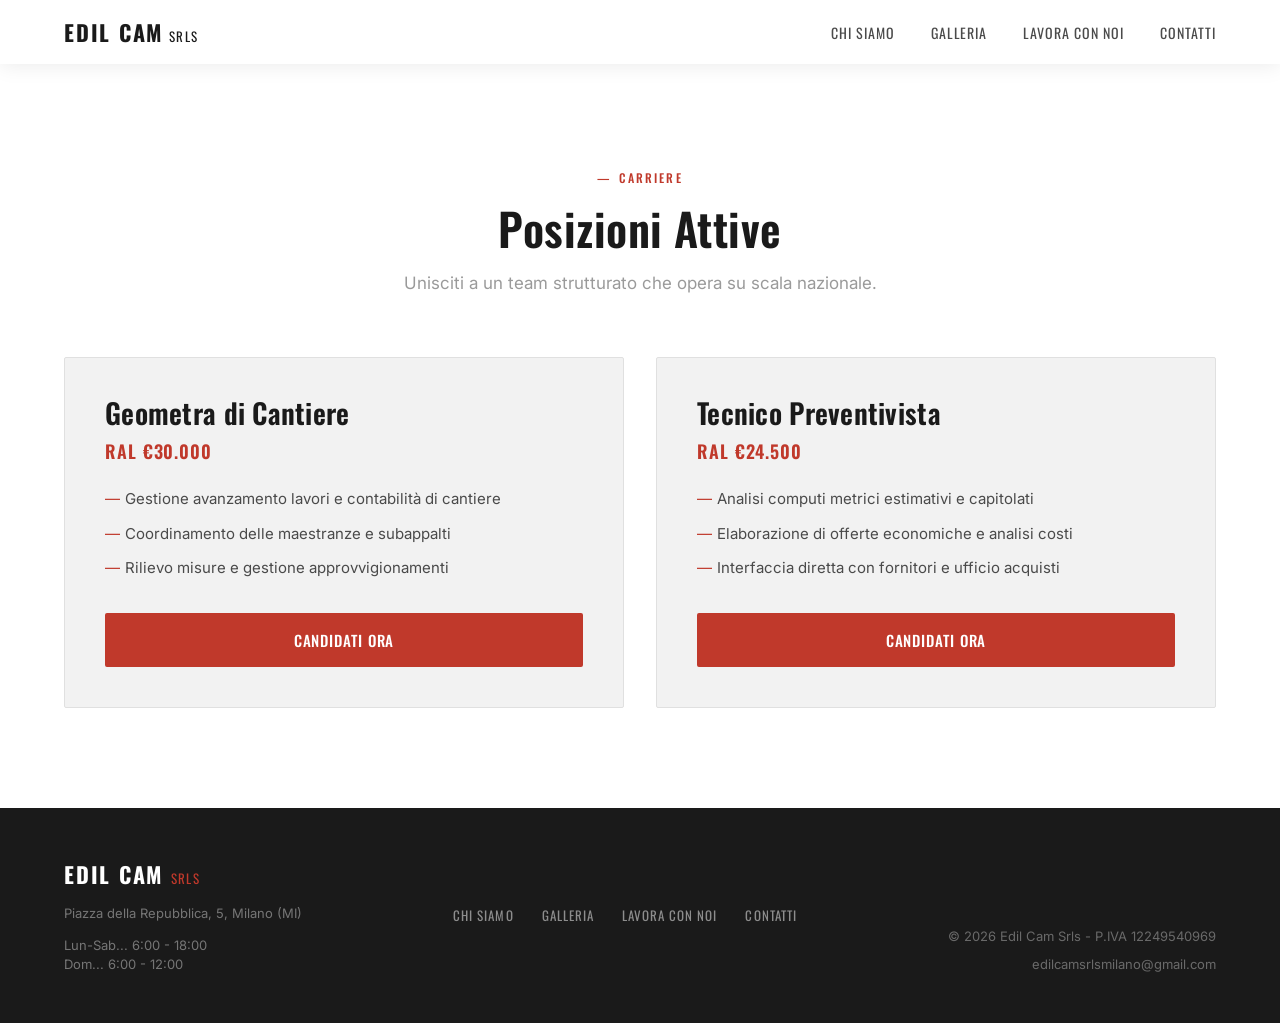
<file: lavora-con-noi.html>
<!DOCTYPE html>
<html lang="it">
<head>
  <meta charset="UTF-8" />
  <meta name="viewport" content="width=device-width, initial-scale=1.0" />
  <link rel="icon" type="image/x-icon" href="img/favicon.ico">
  <title>Posizioni Aperte - Edil Cam Srls</title>
  <link rel="preconnect" href="https://fonts.googleapis.com" />
  <link rel="preconnect" href="https://fonts.gstatic.com" crossorigin />
  <link href="https://fonts.googleapis.com/css2?family=Oswald:wght@400;500;600;700&family=Inter:wght@300;400;500;600&display=swap" rel="stylesheet" />
  <link rel="stylesheet" href="styles.css" />
  <link rel="stylesheet" href="lavora-con-noi.css" />
</head>
<body>

  <header class="navbar scrolled" style="position: relative;">
    <div class="nav-container">
      <a href="index#home" class="nav-logo">
        <span class="logo-main">EDIL CAM</span>
        <span class="logo-sub">SRLS</span>
      </a>
      <nav class="nav-links">
        <a href="index#chi-siamo" class="nav-link">Chi Siamo</a>
        <a href="index#galleria" class="nav-link">Galleria</a>
        <a href="index#lavora" class="nav-link">Lavora con Noi</a>
        <a href="index#contatti" class="nav-link">Contatti</a>
      </nav>
    </div>
  </header>

  <section class="section">
    <div class="container">
      <div class="section-header section-header--centered">
        <span class="section-tag">Carriere</span>
        <h2 class="section-title">Posizioni Attive</h2>
        <p class="section-sub">Unisciti a un team strutturato che opera su scala nazionale.</p>
      </div>

      <div class="positions-grid">

        <div class="position-card">
          <div>
            <h3 class="pos-title">Geometra di Cantiere</h3>
            <span class="pos-ral">RAL €30.000</span>
            <ul class="pos-details">
              <li>Gestione avanzamento lavori e contabilità di cantiere</li>
              <li>Coordinamento delle maestranze e subappalti</li>
              <li>Rilievo misure e gestione approvvigionamenti</li>
            </ul>
          </div>
          <button class="btn btn-primary open-apply-modal" data-job="Geometra di Cantiere">Candidati Ora</button>
        </div>

        <div class="position-card">
          <div>
            <h3 class="pos-title">Tecnico Preventivista</h3>
            <span class="pos-ral">RAL €24.500</span>
            <ul class="pos-details">
              <li>Analisi computi metrici estimativi e capitolati</li>
              <li>Elaborazione di offerte economiche e analisi costi</li>
              <li>Interfaccia diretta con fornitori e ufficio acquisti</li>
            </ul>
          </div>
          <button class="btn btn-primary open-apply-modal" data-job="Tecnico Preventivista">Candidati Ora</button>
        </div>

      </div>
    </div>
  </section>
 
  <!-- MODALE CANDIDATURA -->
  <div class="modal-overlay" id="applyModal">
    <div class="modal-wrapper">
      <button class="modal-close" id="closeModal" aria-label="Chiudi">&times;</button>
      <h3 class="modal-title" id="modalJobTitle">Invia Candidatura</h3>
      <p class="modal-subtitle">Compila i campi richiesti per inoltrare il tuo profilo.</p>

      <form class="contatti-form" id="careerForm" autocomplete="off" novalidate onsubmit="return false;">
        <input type="hidden" id="jobPosition" value="">

        <div class="form-group form-group--full" style="margin-bottom: 16px;">
          <label for="fullName">Nome Completo *</label>
          <input type="text" id="fullName" placeholder="Mario Rossi" required />
        </div>

        <div class="form-group form-group--full" style="margin-bottom: 16px;">
          <label for="userEmail">Email *</label>
          <input type="email" id="userEmail" placeholder="mario@esempio.it" required />
        </div>

        <div class="form-group form-group--full" style="margin-bottom: 16px;">
          <label for="userPhone">Numero di Telefono *</label>
          <input type="tel" id="userPhone" placeholder="+39 321 456 7890" required />
        </div>

        <div class="form-group form-group--full" style="margin-bottom: 24px;">
          <label for="userCv">Carica il tuo CV (PDF, DOCX) *</label>
          <input type="file" id="userCv" accept=".pdf,.docx" required />
        </div>

        <div class="form-footer">
          <p class="form-privacy">I tuoi dati sono protetti dal GDPR.</p>
          <button type="submit" class="btn btn-primary btn-submit">Invia CV</button>
        </div>
      </form>
    </div>
  </div>

  <!-- MODALE SUCCESSO (demo) -->
  <div class="modal-overlay" id="successModal">
    <div class="modal-wrapper modal-wrapper--success" style="justify-items: center!important;">
      <svg class="success-icon" viewBox="0 0 52 52" width="52" height="52" aria-hidden="true">
        <circle class="success-circle" cx="26" cy="26" r="24" fill="none" />
        <path class="success-check" fill="none" d="M14 27l8 8 16-16" />
      </svg>
      <h3 class="modal-title">Candidatura Inviata</h3>
      <p class="modal-subtitle" id="successText"></p>
      <button class="btn btn-primary" id="closeSuccess">Chiudi</button>
    </div>
  </div>

  <!-- FOOTER -->
  <footer class="footer">
    <div class="container footer-inner">
      <div class="footer-brand">
        <span class="logo-main">EDIL CAM <span class="logo-sub">SRLS</span></span>
        <p>Piazza della Repubblica, 5, Milano (MI)</p>
        <p>Lun-Sab... 6:00 - 18:00<br>Dom... 6:00 - 12:00</p>
      </div>
      <nav class="footer-nav">
        <a href="index#chi-siamo">Chi Siamo</a>
        <a href="index#galleria">Galleria</a>
        <a href="index#lavora">Lavora con Noi</a>
        <a href="index#contatti">Contatti</a>
      </nav>
      <div class="footer-legal">
        <p>© 2026 Edil Cam Srls - P.IVA 12249540969</p>
        <p><a href="mailto:edilcamsrlsmilano@gmail.com">edilcamsrlsmilano@gmail.com</a></p>
      </div>
    </div>
  </footer>

  <script>
    const applyModal = document.getElementById('applyModal');
    const successModal = document.getElementById('successModal');
    const form = document.getElementById('careerForm');
    const jobField = document.getElementById('jobPosition');

    const open = m => { m.classList.add('active'); document.body.style.overflow = 'hidden'; };
    const close = m => { m.classList.remove('active'); document.body.style.overflow = ''; };

    document.querySelectorAll('.open-apply-modal').forEach(btn => {
      btn.addEventListener('click', () => {
        const job = btn.dataset.job;
        document.getElementById('modalJobTitle').textContent = `Candidatura per: ${job}`;
        jobField.value = job;
        open(applyModal);
      });
    });

    // Demo: nessun invio, nessun dato salvato (né sul server né in locale)
    form.addEventListener('submit', e => {
      e.preventDefault();
      const nome = document.getElementById('fullName').value.trim().split(' ')[0] || 'e grazie';
      document.getElementById('successText').textContent =
        `Grazie ${nome}, la tua candidatura per ${jobField.value} è stata registrata. Ti ricontatteremo a breve.`;
      form.reset();
      close(applyModal);
      open(successModal);
    });

    document.getElementById('closeModal').addEventListener('click', () => close(applyModal));
    document.getElementById('closeSuccess').addEventListener('click', () => close(successModal));

    [applyModal, successModal].forEach(m => {
      m.addEventListener('click', e => { if (e.target === m) close(m); });
    });

    document.addEventListener('keydown', e => {
      if (e.key === 'Escape') { close(applyModal); close(successModal); }
    });
  </script>

</body>
</html>
</file>
<file: styles.css>
/* =============================================
   EDIL CAM SRLS – styles.css  (condiviso)
   Palette: White #FFFFFF | Grey #4A4A4A / #E8E8E8 | Red #C0392B
   Fonts: Oswald (display) + Inter (body)
   ============================================= */

/* --- RESET & BASE --- */
*, *::before, *::after { box-sizing: border-box; margin: 0; padding: 0; }

:root {
  --white:      #FFFFFF;
  --grey-light: #F2F2F2;
  --grey-mid:   #E0E0E0;
  --grey:       #9A9A9A;
  --grey-dark:  #4A4A4A;
  --black:      #1A1A1A;
  --red:        #C0392B;
  --red-dark:   #962D22;

  --font-display: 'Oswald', sans-serif;
  --font-body:    'Inter', sans-serif;

  --container:  1200px;
  --radius:     2px;
  --transition: 0.25s ease;
}

html { scroll-behavior: smooth; }

body {
  font-family: var(--font-body);
  font-size: 16px;
  line-height: 1.65;
  color: var(--grey-dark);
  background: var(--white);
  overflow-x: hidden;
}

img, svg { display: block; max-width: 100%; }
a { text-decoration: none; color: inherit; }

h1, h2, h3 {
  font-family: var(--font-display);
  font-weight: 600;
  line-height: 1.1;
  letter-spacing: 0.01em;
  color: var(--black);
}

/* --- CONTAINER --- */
.container {
  width: 100%;
  max-width: var(--container);
  margin: 0 auto;
  padding: 0 24px;
}

/* --- BUTTONS --- */
.btn {
  display: inline-flex;
  align-items: center;
  justify-content: center;
  padding: 14px 32px;
  font-family: var(--font-display);
  font-size: 15px;
  font-weight: 500;
  letter-spacing: 0.06em;
  text-transform: uppercase;
  border: 2px solid transparent;
  cursor: pointer;
  border-radius: var(--radius);
  transition: background var(--transition), color var(--transition), border-color var(--transition);
}
.btn-primary { background: var(--red); color: var(--white); border-color: var(--red); }
.btn-primary:hover { background: var(--red-dark); border-color: var(--red-dark); }
.btn-outline { background: transparent; color: var(--white); border-color: rgba(255,255,255,0.6); }
.btn-outline:hover { background: rgba(255,255,255,0.1); border-color: var(--white); }

/* --- NAVBAR --- */
.navbar {
  position: fixed;
  top: 0; left: 0; right: 0;
  z-index: 100;
  background: transparent;
  padding: 20px 0;
  transition: background var(--transition), box-shadow var(--transition);
}
.navbar.scrolled {
  background: var(--white);
  box-shadow: 0 2px 20px rgba(0,0,0,0.08);
  padding: 14px 0;
}
.navbar.scrolled .nav-link,
.navbar.scrolled .logo-main,
.navbar.scrolled .logo-sub { color: var(--black); }

.nav-container {
  display: flex;
  align-items: center;
  justify-content: space-between;
  max-width: var(--container);
  margin: 0 auto;
  padding: 0 24px;
}

.nav-logo { display: flex; align-items: baseline; gap: 6px; }
.logo-main {
  font-family: var(--font-display);
  font-size: 22px;
  font-weight: 700;
  letter-spacing: 0.08em;
  color: var(--white);
  transition: color var(--transition);
}
.logo-sub {
  font-family: var(--font-display);
  font-size: 13px;
  font-weight: 400;
  letter-spacing: 0.1em;
  color: var(--red);
}

.nav-links { display: flex; align-items: center; gap: 36px; }
.nav-link {
  font-family: var(--font-display);
  font-size: 14px;
  font-weight: 400;
  letter-spacing: 0.07em;
  text-transform: uppercase;
  color: rgba(255,255,255,0.85);
  transition: color var(--transition);
}
.nav-link:hover { color: var(--white); }
.navbar.scrolled .nav-link { color: var(--grey-dark); }
.navbar.scrolled .nav-link:hover { color: var(--red); }

.nav-cta {
  padding: 10px 22px;
  font-family: var(--font-display);
  font-size: 13px;
  font-weight: 500;
  letter-spacing: 0.08em;
  text-transform: uppercase;
  background: var(--red);
  color: var(--white) !important;
  border-radius: var(--radius);
  transition: background var(--transition);
}
.nav-cta:hover { background: var(--red-dark); }

.hamburger {
  display: none;
  flex-direction: column;
  gap: 5px;
  background: none;
  border: none;
  cursor: pointer;
  padding: 4px;
}
.hamburger span {
  display: block;
  width: 24px; height: 2px;
  background: var(--white);
  transition: background var(--transition), transform 0.3s;
}
.navbar.scrolled .hamburger span { background: var(--black); }

/* --- SECTION COMMON --- */
.section { padding: 100px 0; }
.section-header { margin-bottom: 60px; }
.section-header--centered { text-align: center; }

.section-tag {
  display: inline-block;
  font-family: var(--font-display);
  font-size: 12px;
  font-weight: 500;
  letter-spacing: 0.18em;
  text-transform: uppercase;
  color: var(--red);
  margin-bottom: 16px;
}
.section-tag::before { content: '—'; margin-right: 8px; color: var(--red); }
.section-tag--light { color: rgba(255,255,255,0.7); }
.section-tag--light::before { color: rgba(255,255,255,0.4); }

.section-title {
  font-size: clamp(28px, 3.5vw, 48px);
  font-weight: 600;
  color: var(--black);
  line-height: 1.1;
}
.section-title--light { color: var(--white); }
.section-sub { margin-top: 16px; font-size: 17px; color: var(--grey); }

/* --- FORM (condiviso tra contatti e candidature) --- */
.contatti-form { position: relative; }

.form-row {
  display: grid;
  grid-template-columns: 1fr 1fr;
  gap: 20px;
  margin-bottom: 20px;
}
.form-group { display: flex; flex-direction: column; gap: 8px; }
.form-group--full { margin-bottom: 20px; }

.form-group label {
  font-size: 13px;
  font-weight: 500;
  letter-spacing: 0.04em;
  color: var(--grey-dark);
  text-transform: uppercase;
}
.form-group input,
.form-group select,
.form-group textarea {
  padding: 14px 16px;
  background: var(--grey-light);
  border: 1px solid var(--grey-mid);
  border-radius: var(--radius);
  font-family: var(--font-body);
  font-size: 15px;
  color: var(--black);
  outline: none;
  appearance: none;
  transition: border-color var(--transition), background var(--transition);
}
.form-group input:focus,
.form-group select:focus,
.form-group textarea:focus { border-color: var(--red); background: var(--white); }
.form-group textarea { resize: vertical; min-height: 120px; }

.form-footer {
  display: flex;
  align-items: center;
  justify-content: space-between;
  gap: 20px;
  flex-wrap: wrap;
}
.form-privacy { font-size: 13px; color: var(--grey); }
.form-privacy a { color: var(--red); }
.btn-submit { min-width: 200px; }

/* --- FOOTER --- */
.footer { background: var(--black); padding: 48px 0; }
.footer-inner {
  display: flex;
  align-items: center;
  justify-content: space-between;
  gap: 40px;
  flex-wrap: wrap;
}

.footer-brand { display: flex; flex-direction: column; gap: 4px; align-self: flex-start; }
.footer-brand p { font-size: 13px; color: rgba(255,255,255,0.4); margin-top: 8px; line-height: 1.5; }

.footer-nav { display: flex; gap: 28px; flex-wrap: wrap; }
.footer-nav a {
  font-family: var(--font-display);
  font-size: 13px;
  letter-spacing: 0.08em;
  text-transform: uppercase;
  color: rgba(255,255,255,0.5);
  transition: color var(--transition);
}
.footer-nav a:hover { color: var(--white); }

.footer-legal { text-align: right; display: flex; flex-direction: column; gap: 6px; align-self: flex-end;}
.footer-legal p,
.footer-legal a { font-size: 13px; color: rgba(255,255,255,0.35); transition: color var(--transition); }
.footer-legal a:hover { color: var(--red); }

/* --- RESPONSIVE CONDIVISO --- */
@media (max-width: 768px) {
  .nav-links {
    display: none;
    position: fixed;
    inset: 0;
    background: var(--black);
    flex-direction: column;
    align-items: center;
    justify-content: center;
    gap: 32px;
    z-index: 99;
  }
  .nav-links.open { display: flex; }
  .nav-link { font-size: 22px; color: var(--white) !important; }
  .nav-cta { font-size: 18px; }
  .hamburger { display: flex; z-index: 101; }
  .hamburger.open span:nth-child(1) { transform: translateY(7px) rotate(45deg); }
  .hamburger.open span:nth-child(2) { opacity: 0; }
  .hamburger.open span:nth-child(3) { transform: translateY(-7px) rotate(-45deg); }

  .section { padding: 72px 0; }
  .form-row { grid-template-columns: 1fr; }
  .form-footer { flex-direction: column; align-items: flex-start; }
  .footer-inner { flex-direction: column; align-items: flex-start; }
  .footer-legal { text-align: left; }
}

@media (max-width: 480px) {
  .btn { width: 100%; text-align: center; }
}

@media (prefers-reduced-motion: reduce) {
  *, *::before, *::after { transition: none !important; animation: none !important; }
}
</file>
<file: index.css>
/* =============================================
   EDIL CAM SRLS – index.css  (solo index.html)
   Dipende da styles.css
   ============================================= */

/* --- HERO --- */
.hero {
  position: relative;
  min-height: 100vh;
  background: var(--black);
  display: flex;
  align-items: center;
  overflow: hidden;
  padding: 120px 24px 80px;
}

.hero-diagonal {
  position: absolute;
  top: 0; right: 0;
  width: 55%; height: 100%;
  background: transparent; 
  clip-path: polygon(18% 0, 100% 0, 100% 100%, 0% 100%);
  opacity: 1;
  z-index: 2;
}

/* --- HERO CAROUSEL --- */
.hero-carousel {
  position: absolute;
  top: 0;
  right: 0;
  width: 55%;
  height: 100%;
  clip-path: polygon(18% 0, 100% 0, 100% 100%, 0% 100%);
  overflow: hidden;
  z-index: 1;
}

.hero-carousel-track {
  display: flex;
  width: 100%;
  height: 100%;
  transition: transform 0.8s ease;
}

.hero-carousel-slide {
  min-width: 100%;
  height: 100%;
  object-fit: cover;
  display: block;
  opacity: 0.55; /* scurisce leggermente per non soffocare il testo */
}

.hero-content {
  position: relative;
  z-index: 2;
  max-width: 620px;
  margin: 0 auto 0 calc((100vw - var(--container)) / 2 + 24px);
}
.hero-eyebrow {
  font-family: var(--font-display);
  font-size: 13px;
  font-weight: 400;
  letter-spacing: 0.18em;
  text-transform: uppercase;
  color: var(--red);
  margin-bottom: 20px;
}
.hero-title {
  font-size: clamp(42px, 6vw, 60px);
  font-weight: 700;
  color: var(--white);
  margin-bottom: 24px;
  line-height: 1.05;
}
.hero-title em { font-style: normal; color: var(--red); }
.hero-body {
  font-size: 16px;
  color: rgba(255,255,255,0.7);
  max-width: 480px;
  margin-bottom: 40px;
  line-height: 1.7;
}
.hero-actions { display: flex; gap: 16px; flex-wrap: wrap; }

.hero-badge {
  position: absolute;
  bottom: 80px;
  right: calc((100vw - var(--container)) / 2 + 24px);
  z-index: 2;
  text-align: right;
}
.badge-number {
  display: block;
  font-family: var(--font-display);
  font-size: 56px;
  font-weight: 700;
  color: var(--white);
  line-height: 1;
}
.badge-label {
  display: block;
  font-size: 13px;
  letter-spacing: 0.1em;
  text-transform: uppercase;
  color: var(--white);
  opacity: 0.7;
}

/* --- CHI SIAMO --- */
.chi-siamo { background: var(--white); }

.chi-grid {
  display: grid;
  grid-template-columns: 1fr 1fr;
  gap: 80px;
  align-items: start;
}
.chi-text p { color: var(--grey-dark); font-size: 16px; margin-bottom: 20px; }

.chi-list { list-style: none; margin-top: 28px; display: flex; flex-direction: column; gap: 12px; }
.chi-list li { font-size: 15px; display: flex; align-items: center; gap: 12px; color: var(--grey-dark); }
.list-icon { color: var(--red); font-size: 12px; flex-shrink: 0; }

.chi-stats { display: grid; grid-template-columns: 1fr 1fr; gap: 2px; }

.stat-card {
  background: var(--grey-light);
  padding: 36px 28px;
  display: flex;
  flex-direction: column;
  gap: 8px;
  transition: background var(--transition);
}
.stat-card:hover { background: var(--grey-mid); }
.stat-card--accent { background: var(--red); }
.stat-card--accent:hover { background: var(--red-dark); }

.stat-num {
  font-family: var(--font-display);
  font-size: 40px;
  font-weight: 700;
  color: var(--black);
  line-height: 1;
}
.stat-card--accent .stat-num,
.stat-card--accent .stat-desc { color: var(--white); }
.stat-desc { font-size: 13px; letter-spacing: 0.05em; text-transform: uppercase; color: var(--grey); }

/* --- GALLERIA --- */
.galleria { background: var(--grey-light); }

.gallery-grid {
  display: grid;
  grid-template-columns: repeat(4, 1fr);
  grid-template-rows: 300px 240px;
  gap: 4px;
}

.gallery-item {
  position: relative;
  overflow: hidden;
  background: var(--grey-mid);
  cursor: pointer;
}
.gallery-item--span2 { grid-column: span 2; }

.gallery-item img {
  width: 100%;
  height: 100%;
  object-fit: cover;
  display: block;
  transition: transform 0.5s ease;
}
.gallery-item:hover img { transform: scale(1.04); }

.gallery-overlay {
  position: absolute;
  inset: 0;
  background: rgba(26,26,26,0);
  display: flex;
  align-items: flex-end;
  padding: 20px;
  transition: background var(--transition);
}
.gallery-overlay span {
  font-family: var(--font-display);
  font-size: 16px;
  font-weight: 500;
  letter-spacing: 0.05em;
  text-transform: uppercase;
  color: var(--white);
  opacity: 0;
  transform: translateY(8px);
  transition: opacity var(--transition), transform var(--transition);
}
.gallery-item:hover .gallery-overlay { background: rgba(26,26,26,0.55); }
.gallery-item:hover .gallery-overlay span { opacity: 1; transform: translateY(0); }

.gallery-cta { text-align: center; margin-top: 48px; }

/* --- LAVORA CON NOI (sezione in index) --- */
.lavora { background: var(--black); }

.lavora-inner { display: grid; grid-template-columns: 1fr 1fr; gap: 80px; align-items: center; }

.lavora-text p { color: rgba(255,255,255,0.65); margin: 24px 0 28px; font-size: 16px; }

.lavora-list { list-style: none; margin-bottom: 36px; display: flex; flex-direction: column; gap: 10px; }
.lavora-list li {
  color: rgba(255,255,255,0.75);
  font-size: 15px;
  padding-left: 20px;
  position: relative;
}
.lavora-list li::before {
  content: '';
  position: absolute;
  left: 0; top: 50%;
  transform: translateY(-50%);
  width: 6px; height: 2px;
  background: var(--red);
}

.lavora-visual { display: flex; justify-content: center; }

.lavora-carousel {
  position: relative;
  width: 100%;
  max-width: 600px;
  aspect-ratio: 4/3;
  overflow: hidden;
}

.carousel-track {
  display: flex;
  width: 100%;
  height: 100%;
  transition: transform 0.5s ease;
}

.carousel-slide {
  min-width: 100%;
  height: 100%;
  object-fit: cover;
  display: block;
}

/* --- CONTATTI --- */
.contatti { background: var(--white); }

.contatti-grid { display: grid; grid-template-columns: 300px 1fr; gap: 80px; align-items: start; }

.info-block { margin-bottom: 32px; }
.info-label {
  display: block;
  font-family: var(--font-display);
  font-size: 11px;
  font-weight: 500;
  letter-spacing: 0.14em;
  text-transform: uppercase;
  color: var(--red);
  margin-bottom: 6px;
}
.info-value { font-size: 16px; color: var(--grey-dark); font-weight: 500; }
a.info-value:hover { color: var(--red); }

.form-success {
  display: none;
  flex-direction: column;
  align-items: center;
  justify-content: center;
  gap: 20px;
  margin-top: 24px;
  padding: 48px 24px;
  text-align: center;
}
.form-success.visible { display: flex; }

.success-check {
  width: 56px;
  height: 56px;
  background: var(--red);
  border-radius: 4px;
  display: flex;
  align-items: center;
  justify-content: center;
  flex-shrink: 0;
}
.success-check svg {
  width: 30px;
  height: 30px;
}

.form-success p {
  font-size: 16px;
  color: var(--grey-dark);
  font-weight: 500;
  letter-spacing: 0.02em;
}

/* --- RESPONSIVE index.css --- */
@media (max-width: 1024px) {
  .chi-grid { grid-template-columns: 1fr; gap: 48px; }
  .chi-stats { grid-template-columns: repeat(4, 1fr); }
  .contatti-grid { grid-template-columns: 1fr; gap: 48px; }
  .lavora-inner { grid-template-columns: 1fr; gap: 48px; }
  .hero-content { margin-left: 24px; }
  .hero-badge { right: 24px; }
}

@media (max-width: 768px) {
  .gallery-grid { grid-template-columns: 1fr 1fr; grid-template-rows: auto; }
  .gallery-item--span2 { grid-column: span 2; }
  .gallery-item { height: 180px; }
  .chi-stats { grid-template-columns: 1fr 1fr; }
  .hero-badge { display: none; }
  .hero-diagonal { width: 100%; clip-path: none; opacity: 0.15; }
}

@media (max-width: 480px) {
  .hero-actions { flex-direction: column; }
  .gallery-grid { grid-template-columns: 1fr; }
  .gallery-item--span2 { grid-column: span 1; }
}
</file>
<file: dashboard.css>
/* =============================================
   EDIL CAM SRLS – dashboard.css  (solo dashboard.html)
   Dipende da styles.css
   ============================================= */

html, body { height: 100%; }
body { background: var(--grey-light); }

/* --- NAVBAR DASHBOARD --- */
.dash-navbar {
  position: sticky;
  top: 0;
  z-index: 100;
  background: var(--black);
  padding: 0 24px;
  height: 72px;
  display: flex;
  align-items: center;
  justify-content: space-between;
}
.dash-navbar .nav-logo { display: flex; align-items: baseline; gap: 6px; }

.dash-progress-pill {
  display: flex;
  align-items: center;
  gap: 14px;
  padding: 8px 8px 8px 18px;
  border: 1px solid rgba(255,255,255,0.14);
  border-radius: 999px;
}
.dash-progress-pill .pct-label {
  font-family: var(--font-display);
  font-size: 12px;
  letter-spacing: 0.12em;
  text-transform: uppercase;
  color: rgba(255,255,255,0.55);
}
.dash-progress-ring { position: relative; width: 40px; height: 40px; flex-shrink: 0; }
.dash-progress-ring svg { width: 40px; height: 40px; transform: rotate(-90deg); }
.dash-progress-ring circle { fill: none; stroke-width: 4; }
.dash-progress-ring .ring-bg { stroke: rgba(255,255,255,0.12); }
.dash-progress-ring .ring-fg {
  stroke: var(--red);
  stroke-linecap: round;
  transition: stroke-dashoffset 0.5s ease;
}
.dash-progress-ring .ring-num {
  position: absolute;
  inset: 0;
  display: flex;
  align-items: center;
  justify-content: center;
  font-family: var(--font-display);
  font-size: 11px;
  font-weight: 600;
  color: var(--white);
}

/* --- LAYOUT --- */
.dash-body {
  display: grid;
  grid-template-columns: 320px 1fr;
  min-height: calc(100vh - 72px);
}

/* --- SIDEBAR --- */
.dash-sidebar {
  background: var(--white);
  border-right: 1px solid var(--grey-mid);
  padding: 32px 24px 40px;
  display: flex;
  flex-direction: column;
  gap: 28px;
  overflow-y: auto;
}

.dash-guest {
  display: flex;
  align-items: center;
  gap: 14px;
  padding-bottom: 24px;
  border-bottom: 1px solid var(--grey-mid);
}
.guest-avatar {
  width: 44px;
  height: 44px;
  border-radius: var(--radius);
  background: var(--black);
  color: var(--white);
  display: flex;
  align-items: center;
  justify-content: center;
  flex-shrink: 0;
}
.guest-avatar svg { width: 22px; height: 22px; }
.guest-name {
  font-family: var(--font-display);
  font-size: 15px;
  font-weight: 600;
  letter-spacing: 0.04em;
  text-transform: uppercase;
  color: var(--black);
}
.guest-role {
  font-size: 12px;
  color: var(--grey);
  letter-spacing: 0.03em;
}

.dash-overall {
  display: flex;
  flex-direction: column;
  gap: 10px;
}
.dash-overall-top {
  display: flex;
  align-items: baseline;
  justify-content: space-between;
}
.dash-overall-label {
  font-family: var(--font-display);
  font-size: 11px;
  font-weight: 500;
  letter-spacing: 0.14em;
  text-transform: uppercase;
  color: var(--grey);
}
.dash-overall-pct {
  font-family: var(--font-display);
  font-size: 22px;
  font-weight: 700;
  color: var(--red);
}
.overall-bar {
  width: 100%;
  height: 6px;
  background: var(--grey-mid);
  border-radius: 999px;
  overflow: hidden;
}
.overall-bar-fill {
  height: 100%;
  background: var(--red);
  border-radius: 999px;
  width: 0%;
  transition: width 0.5s ease;
}

/* --- CARTELLE GIORNO --- */
.dash-days {
  display: flex;
  flex-direction: column;
  gap: 10px;
}

.day-folder {
  border: 1px solid var(--grey-mid);
  border-radius: var(--radius);
  overflow: hidden;
  background: var(--grey-light);
}

.day-head {
  width: 100%;
  display: flex;
  align-items: center;
  gap: 14px;
  padding: 16px 16px;
  background: transparent;
  border: none;
  cursor: pointer;
  text-align: left;
  font-family: var(--font-body);
  transition: background var(--transition);
}
.day-head:hover { background: var(--grey-mid); }

.day-index {
  width: 30px;
  height: 30px;
  flex-shrink: 0;
  border-radius: var(--radius);
  background: var(--grey-mid);
  color: var(--grey-dark);
  display: flex;
  align-items: center;
  justify-content: center;
  font-family: var(--font-display);
  font-size: 13px;
  font-weight: 700;
}
.day-folder.is-complete .day-index { background: var(--red); color: var(--white); }
.day-folder.is-current .day-index { background: var(--black); color: var(--white); }

.day-info { flex: 1; display: flex; flex-direction: column; gap: 3px; min-width: 0; }
.day-title {
  font-family: var(--font-display);
  font-size: 14px;
  font-weight: 600;
  letter-spacing: 0.03em;
  text-transform: uppercase;
  color: var(--black);
}
.day-sub { font-size: 12px; color: var(--grey); }

.day-chevron {
  flex-shrink: 0;
  color: var(--grey);
  transition: transform 0.25s ease;
  width: 16px; height: 16px;
}
.day-folder.is-open .day-chevron { transform: rotate(180deg); }

.day-folder.is-locked { opacity: 0.55; }
.day-folder.is-locked .day-head { cursor: not-allowed; }
.day-folder.is-locked .day-head:hover { background: transparent; }
.day-lock-icon { width: 15px; height: 15px; color: var(--grey); flex-shrink: 0; }

.day-videos {
  max-height: 0;
  overflow: hidden;
  transition: max-height 0.35s ease;
}
.day-folder.is-open .day-videos { max-height: 400px; }

.video-row {
  display: flex;
  align-items: center;
  gap: 12px;
  padding: 11px 16px 11px 16px;
  border-top: 1px solid var(--grey-mid);
  cursor: pointer;
  background: var(--white);
  transition: background var(--transition);
}
.video-row:hover { background: var(--grey-light); }
.video-row.is-active { background: var(--grey-light); box-shadow: inset 3px 0 0 var(--red); }

.video-check {
  width: 20px;
  height: 20px;
  flex-shrink: 0;
  border-radius: 50%;
  border: 1.5px solid var(--grey-mid);
  display: flex;
  align-items: center;
  justify-content: center;
  transition: background var(--transition), border-color var(--transition);
}
.video-check svg {
  width: 11px; height: 11px;
  opacity: 0;
  transition: opacity var(--transition);
}
.video-row.is-done .video-check { background: var(--red); border-color: var(--red); }
.video-row.is-done .video-check svg { opacity: 1; }
.video-check svg path { stroke: var(--white); }

.video-row-title {
  font-size: 13px;
  color: var(--grey-dark);
  flex: 1;
  min-width: 0;
}
.video-row.is-done .video-row-title { color: var(--grey); }
.video-row.is-active .video-row-title { color: var(--black); font-weight: 600; }

/* --- CARTELLA QUIZ --- */
.day-folder--quiz { background: var(--black); border-color: var(--black); }
.day-folder--quiz .day-title { color: var(--white); }
.day-folder--quiz .day-sub { color: rgba(255,255,255,0.55); }
.day-folder--quiz .day-index { background: var(--red); color: var(--white); }
.day-folder--quiz.is-locked .day-index { background: rgba(255,255,255,0.15); color: rgba(255,255,255,0.4); }
.day-folder--quiz .day-lock-icon { color: rgba(255,255,255,0.5); }
.day-folder--quiz .day-head:hover { background: rgba(255,255,255,0.06); }

/* --- AREA VIDEO --- */
.dash-main {
  padding: 40px;
  display: flex;
  flex-direction: column;
  align-items: center;
  justify-content: flex-start;
  gap: 24px;
}

.player-card {
  width: 100%;
  max-width: 920px;
  display: flex;
  flex-direction: column;
  gap: 18px;
}

.player-header {
  display: flex;
  align-items: baseline;
  justify-content: space-between;
  gap: 16px;
  flex-wrap: wrap;
}
.player-eyebrow {
  font-family: var(--font-display);
  font-size: 12px;
  font-weight: 500;
  letter-spacing: 0.16em;
  text-transform: uppercase;
  color: var(--red);
}
.player-eyebrow::before { content: '—'; margin-right: 8px; color: var(--red); }
.player-title {
  font-family: var(--font-display);
  font-size: 24px;
  font-weight: 600;
  color: var(--black);
}
.player-counter {
  font-family: var(--font-display);
  font-size: 13px;
  letter-spacing: 0.05em;
  color: var(--grey);
}

.player-frame-wrap {
  position: relative;
  width: 100%;
  aspect-ratio: 16/9;
  background: var(--black);
  border-radius: var(--radius);
  overflow: hidden;
  box-shadow: 0 12px 40px rgba(0,0,0,0.18);
}
.player-frame-wrap iframe {
  position: absolute;
  inset: 0;
  width: 100%;
  height: 100%;
  border: none;
}

/* Blocca interazioni dirette con il player YouTube (niente skip/seek/click) */
.player-shield {
  position: absolute;
  inset: 0;
  z-index: 5;
  background: transparent;
}

.player-empty {
  position: absolute;
  inset: 0;
  display: flex;
  align-items: center;
  justify-content: center;
  flex-direction: column;
  gap: 12px;
  color: rgba(255,255,255,0.5);
  text-align: center;
  padding: 24px;
}
.player-empty svg { width: 36px; height: 36px; opacity: 0.5; }
.player-empty p { font-size: 14px; max-width: 280px; }

.player-controls {
  display: flex;
  align-items: center;
  justify-content: space-between;
  gap: 16px;
  flex-wrap: wrap;
}
.ctrl-group { display: flex; align-items: center; gap: 10px; }

.ctrl-btn {
  display: inline-flex;
  align-items: center;
  gap: 8px;
  padding: 11px 20px;
  font-family: var(--font-display);
  font-size: 13px;
  font-weight: 500;
  letter-spacing: 0.06em;
  text-transform: uppercase;
  border: 1.5px solid var(--grey-mid);
  background: var(--white);
  color: var(--grey-dark);
  border-radius: var(--radius);
  cursor: pointer;
  transition: background var(--transition), color var(--transition), border-color var(--transition);
}
.ctrl-btn:hover { border-color: var(--black); color: var(--black); }
.ctrl-btn:disabled { opacity: 0.4; cursor: not-allowed; }
.ctrl-btn:disabled:hover { border-color: var(--grey-mid); color: var(--grey-dark); }
.ctrl-btn svg { width: 15px; height: 15px; }

.ctrl-btn--primary { background: var(--red); border-color: var(--red); color: var(--white); }
.ctrl-btn--primary:hover { background: var(--red-dark); border-color: var(--red-dark); color: var(--white); }

/* --- VOLUME --- */
.volume-group {
  display: flex;
  align-items: center;
  gap: 10px;
}
.volume-btn {
  display: inline-flex;
  align-items: center;
  justify-content: center;
  width: 38px;
  height: 38px;
  border: 1.5px solid var(--grey-mid);
  background: var(--white);
  color: var(--grey-dark);
  border-radius: var(--radius);
  cursor: pointer;
  flex-shrink: 0;
  transition: background var(--transition), color var(--transition), border-color var(--transition);
}
.volume-btn:hover { border-color: var(--black); color: var(--black); }
.volume-btn svg { width: 16px; height: 16px; }
.volume-slider {
  -webkit-appearance: none;
  appearance: none;
  width: 90px;
  height: 4px;
  border-radius: 999px;
  background: var(--grey-mid);
  cursor: pointer;
  outline: none;
}
.volume-slider::-webkit-slider-thumb {
  -webkit-appearance: none;
  appearance: none;
  width: 14px;
  height: 14px;
  border-radius: 50%;
  background: var(--black);
  cursor: pointer;
  transition: background var(--transition);
}
.volume-slider:hover::-webkit-slider-thumb { background: var(--red); }
.volume-slider::-moz-range-thumb {
  width: 14px;
  height: 14px;
  border: none;
  border-radius: 50%;
  background: var(--black);
  cursor: pointer;
  transition: background var(--transition);
}
.volume-slider:hover::-moz-range-thumb { background: var(--red); }

/* --- ERRORE PLAYER --- */
.player-error {
  position: absolute;
  inset: 0;
  z-index: 6;
  display: none;
  align-items: center;
  justify-content: center;
  flex-direction: column;
  gap: 14px;
  background: var(--black);
  color: rgba(255,255,255,0.85);
  text-align: center;
  padding: 24px;
}
.player-error.is-visible { display: flex; }
.player-error svg { width: 32px; height: 32px; color: var(--red); opacity: 0.9; }
.player-error p { font-size: 14px; max-width: 320px; color: rgba(255,255,255,0.65); }
.player-error .ctrl-btn { background: var(--white); }

.player-progress-row {
  display: flex;
  align-items: center;
  gap: 12px;
}
.player-progress-row .mini-bar {
  flex: 1;
  height: 4px;
  background: var(--grey-mid);
  border-radius: 999px;
  overflow: hidden;
}
.player-progress-row .mini-bar-fill {
  height: 100%;
  background: var(--black);
  width: 0%;
  transition: width 0.25s linear;
}
.player-progress-row .mini-time {
  font-family: var(--font-display);
  font-size: 12px;
  color: var(--grey);
  min-width: 40px;
  text-align: right;
}

.player-note {
  font-size: 13px;
  color: var(--grey);
  display: flex;
  align-items: center;
  gap: 8px;
}
.player-note svg { width: 14px; height: 14px; flex-shrink: 0; color: var(--red); }

/* --- QUIZ READY STATE --- */
.quiz-ready {
  width: 100%;
  max-width: 920px;
  background: var(--black);
  border-radius: var(--radius);
  padding: 56px 40px;
  display: flex;
  flex-direction: column;
  align-items: center;
  text-align: center;
  gap: 16px;
}
.quiz-ready-icon {
  width: 56px;
  height: 56px;
  background: var(--red);
  border-radius: var(--radius);
  display: flex;
  align-items: center;
  justify-content: center;
}
.quiz-ready-icon svg { width: 28px; height: 28px; color: var(--white); }
.quiz-ready h2 { color: var(--white); font-size: 26px; }
.quiz-ready p { color: rgba(255,255,255,0.6); font-size: 15px; max-width: 420px; }

/* --- TOAST COMPLETAMENTO --- */
.video-toast {
  position: fixed;
  bottom: 28px;
  right: 28px;
  z-index: 200;
  display: flex;
  align-items: center;
  gap: 12px;
  background: var(--black);
  color: var(--white);
  padding: 16px 22px;
  border-radius: var(--radius);
  box-shadow: 0 12px 30px rgba(0,0,0,0.25);
  transform: translateY(16px);
  opacity: 0;
  pointer-events: none;
  transition: transform 0.3s ease, opacity 0.3s ease;
}
.video-toast.is-visible { transform: translateY(0); opacity: 1; }
.video-toast .toast-check {
  width: 26px; height: 26px;
  flex-shrink: 0;
  background: var(--red);
  border-radius: 50%;
  display: flex; align-items: center; justify-content: center;
}
.video-toast .toast-check svg { width: 13px; height: 13px; }
.video-toast-title { font-family: var(--font-display); font-size: 13px; font-weight: 600; letter-spacing: 0.04em; text-transform: uppercase; }
.video-toast-sub { font-size: 12px; color: rgba(255,255,255,0.55); }

/* --- RESPONSIVE --- */
@media (max-width: 1024px) {
  .dash-body { grid-template-columns: 280px 1fr; }
  .dash-main { padding: 28px; }
}

@media (max-width: 768px) {
  .dash-body { grid-template-columns: 1fr; }
  .dash-sidebar {
    border-right: none;
    border-bottom: 1px solid var(--grey-mid);
    max-height: 50vh;
  }
  .dash-navbar { padding: 0 16px; }
  .dash-progress-pill .pct-label { display: none; }
  .dash-main { padding: 20px; }
  .player-controls { flex-direction: column; align-items: stretch; }
  .ctrl-group { justify-content: center; }
}
</file>
<file: lavora-con-noi.css>
/* =============================================
   EDIL CAM SRLS – lavora-con-noi.css  (solo lavora-con-noi.html)
   Dipende da styles.css
   ============================================= */

/* --- GRIGLIA POSIZIONI --- */
.positions-grid { display: grid; grid-template-columns: repeat(2, 1fr); gap: 32px; margin-top: 40px; }

.position-card {
  background: var(--grey-light);
  border: 1px solid var(--grey-mid);
  padding: 40px;
  border-radius: var(--radius);
  display: flex;
  flex-direction: column;
  justify-content: space-between;
  transition: border-color var(--transition), transform var(--transition);
}
.position-card:hover { border-color: var(--red); transform: translateY(-4px); }

.pos-title { font-size: 28px; color: var(--black); margin-bottom: 8px; }

.pos-ral {
  display: inline-block;
  font-family: var(--font-display);
  font-size: 18px;
  color: var(--red);
  font-weight: 600;
  letter-spacing: 0.05em;
  margin-bottom: 20px;
}

.pos-details { list-style: none; margin-bottom: 32px; display: flex; flex-direction: column; gap: 10px; }
.pos-details li { font-size: 15px; position: relative; padding-left: 20px; }
.pos-details li::before { content: '—'; position: absolute; left: 0; color: var(--red); }

/* --- MODALI --- */
.modal-overlay {
  position: fixed;
  inset: 0;
  background: rgba(26,26,26,0.8);
  z-index: 1000;
  display: flex;
  align-items: center;
  justify-content: center;
  padding: 24px;
  opacity: 0;
  pointer-events: none;
  transition: opacity var(--transition);
}
.modal-overlay.active { opacity: 1; pointer-events: all; }

.modal-wrapper {
  background: var(--white);
  width: 100%;
  max-width: 540px;
  padding: 40px;
  border-radius: var(--radius);
  position: relative;
  transform: scale(0.95);
  transition: transform var(--transition);
}
.modal-overlay.active .modal-wrapper { transform: scale(1); }

.modal-close {
  position: absolute;
  top: 20px; right: 20px;
  background: none;
  border: none;
  font-size: 28px;
  cursor: pointer;
  color: var(--grey-dark);
  line-height: 1;
  transition: color var(--transition);
}
.modal-close:hover { color: var(--red); }

.modal-title { font-size: 24px; margin-bottom: 16px; }
.modal-subtitle { font-size: 14px; color: var(--grey); margin-bottom: 24px; }

.form-group input[type="file"] {
  padding: 10px 12px;
  background: transparent;
  border: 1px dashed var(--grey-mid);
  cursor: pointer;
}

/* --- MODALE SUCCESSO --- */
.modal-wrapper--success { max-width: 420px; text-align: center; }
.success-icon { margin-bottom: 20px; }
.success-circle,
.success-check { stroke: var(--red); stroke-linecap: round; stroke-linejoin: round; }
.success-circle { stroke-width: 2; stroke-dasharray: 151; stroke-dashoffset: 151; }
.success-check { stroke-width: 3; stroke-dasharray: 36; stroke-dashoffset: 36; }
.modal-overlay.active .success-circle { animation: draw 0.5s ease forwards; }
.modal-overlay.active .success-check { animation: draw 0.3s 0.45s ease forwards; }

@keyframes draw { to { stroke-dashoffset: 0; } }

@media (prefers-reduced-motion: reduce) {
  .success-circle, .success-check { stroke-dashoffset: 0; animation: none; }
}

/* --- RESPONSIVE --- */
@media (max-width: 768px) {
  .positions-grid { grid-template-columns: 1fr; }
  .position-card { padding: 30px; }
}
</file>
